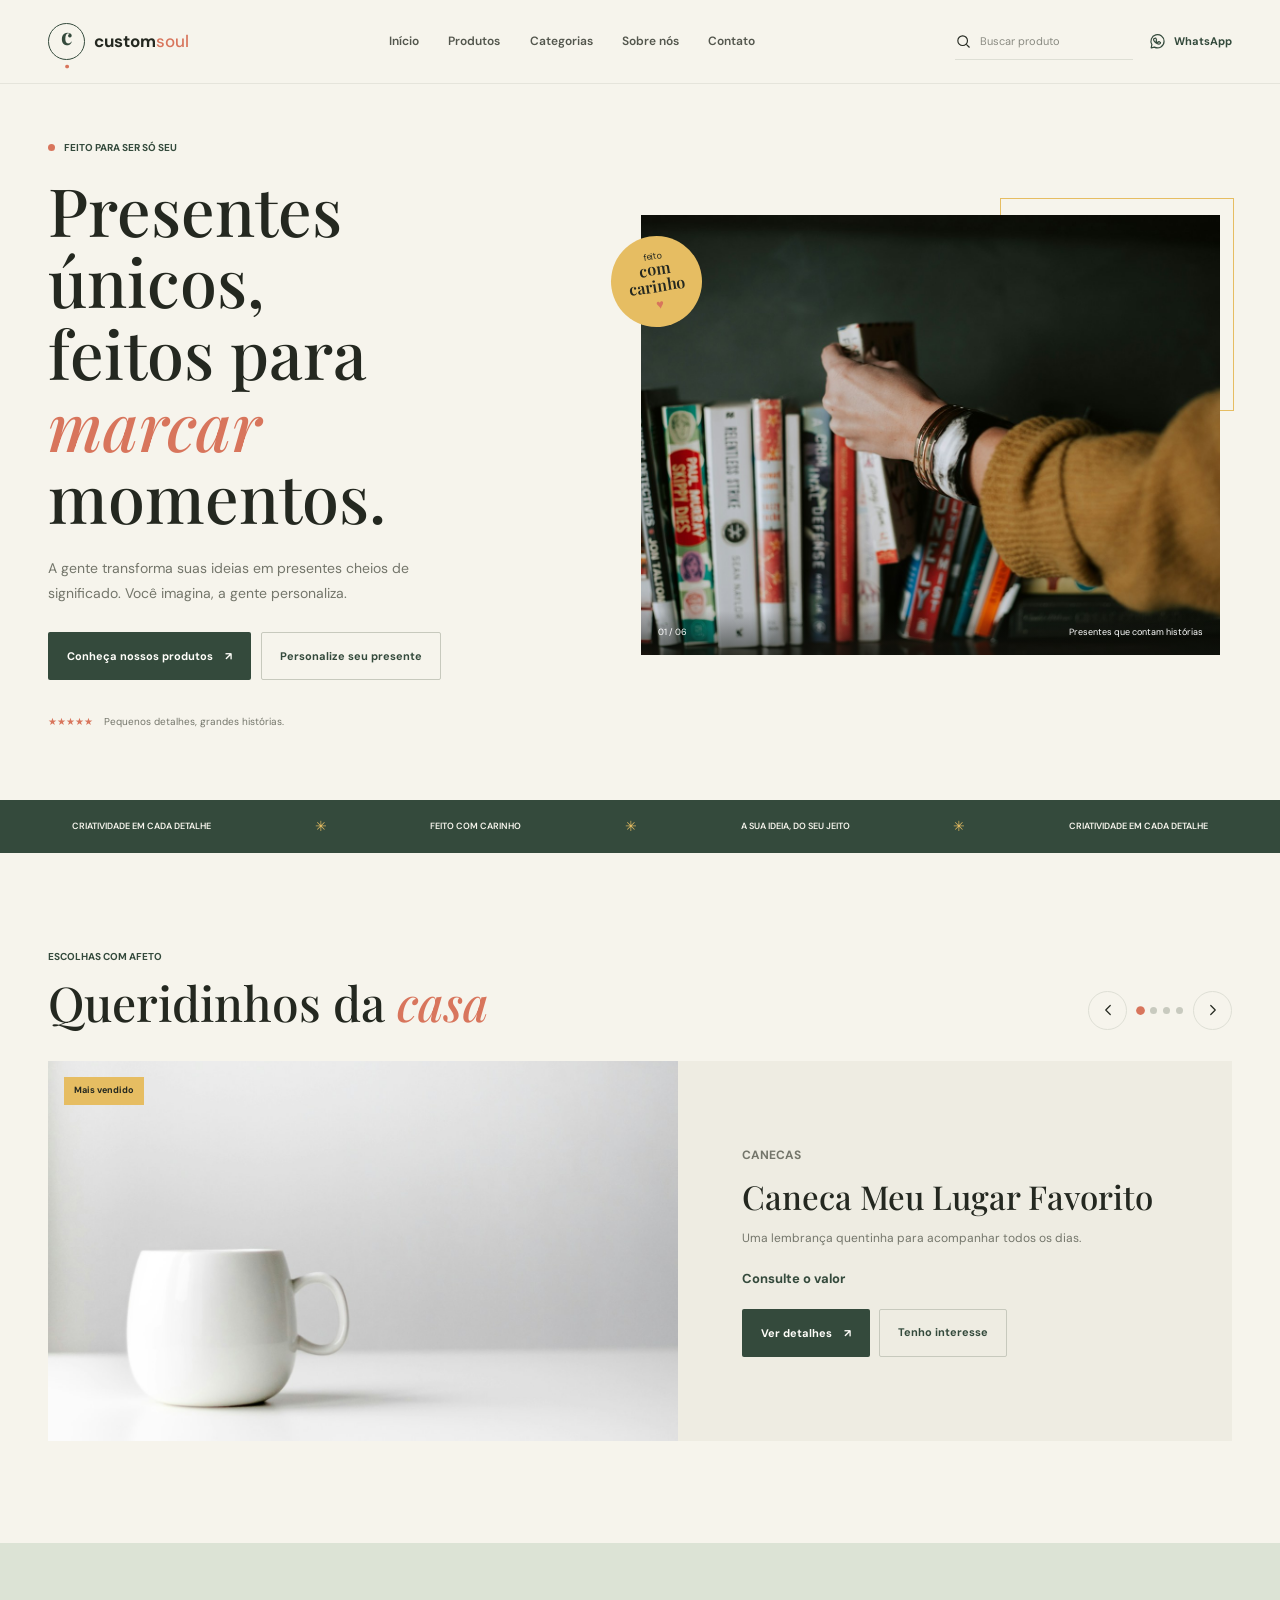
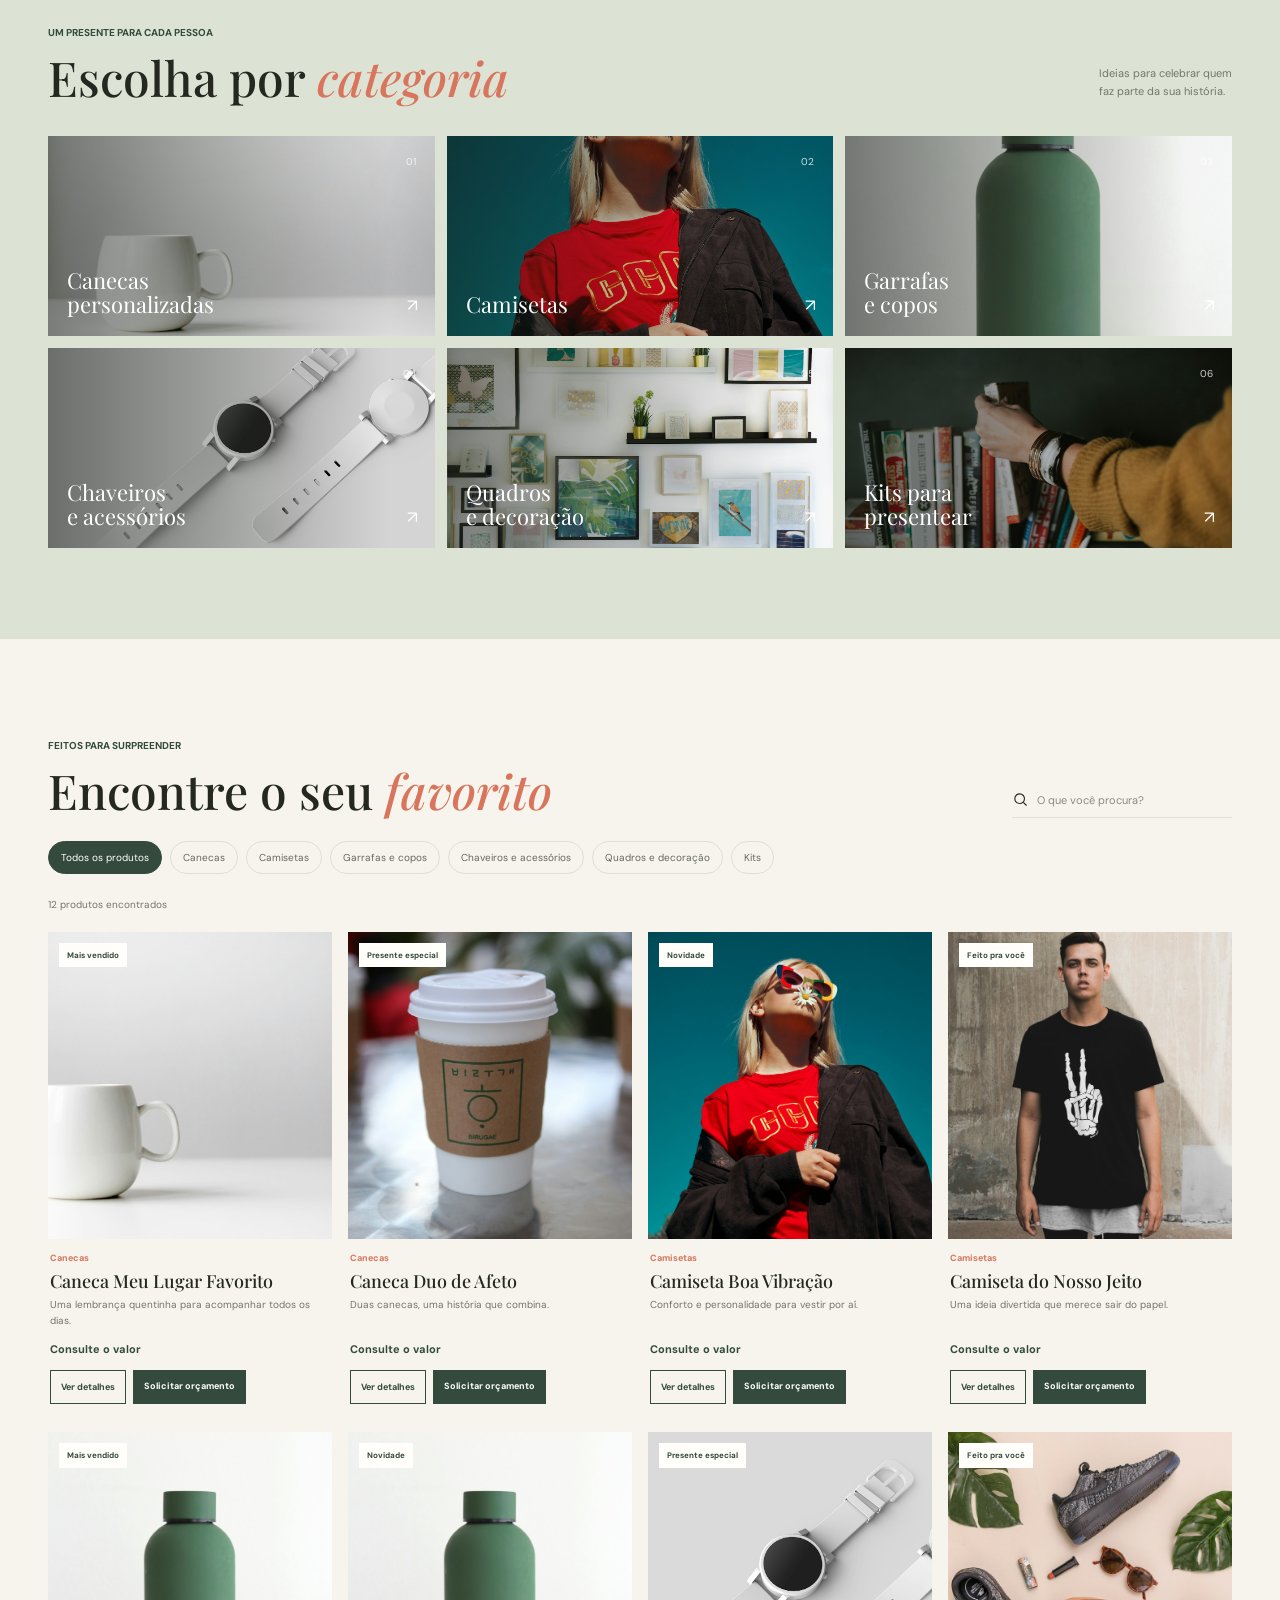
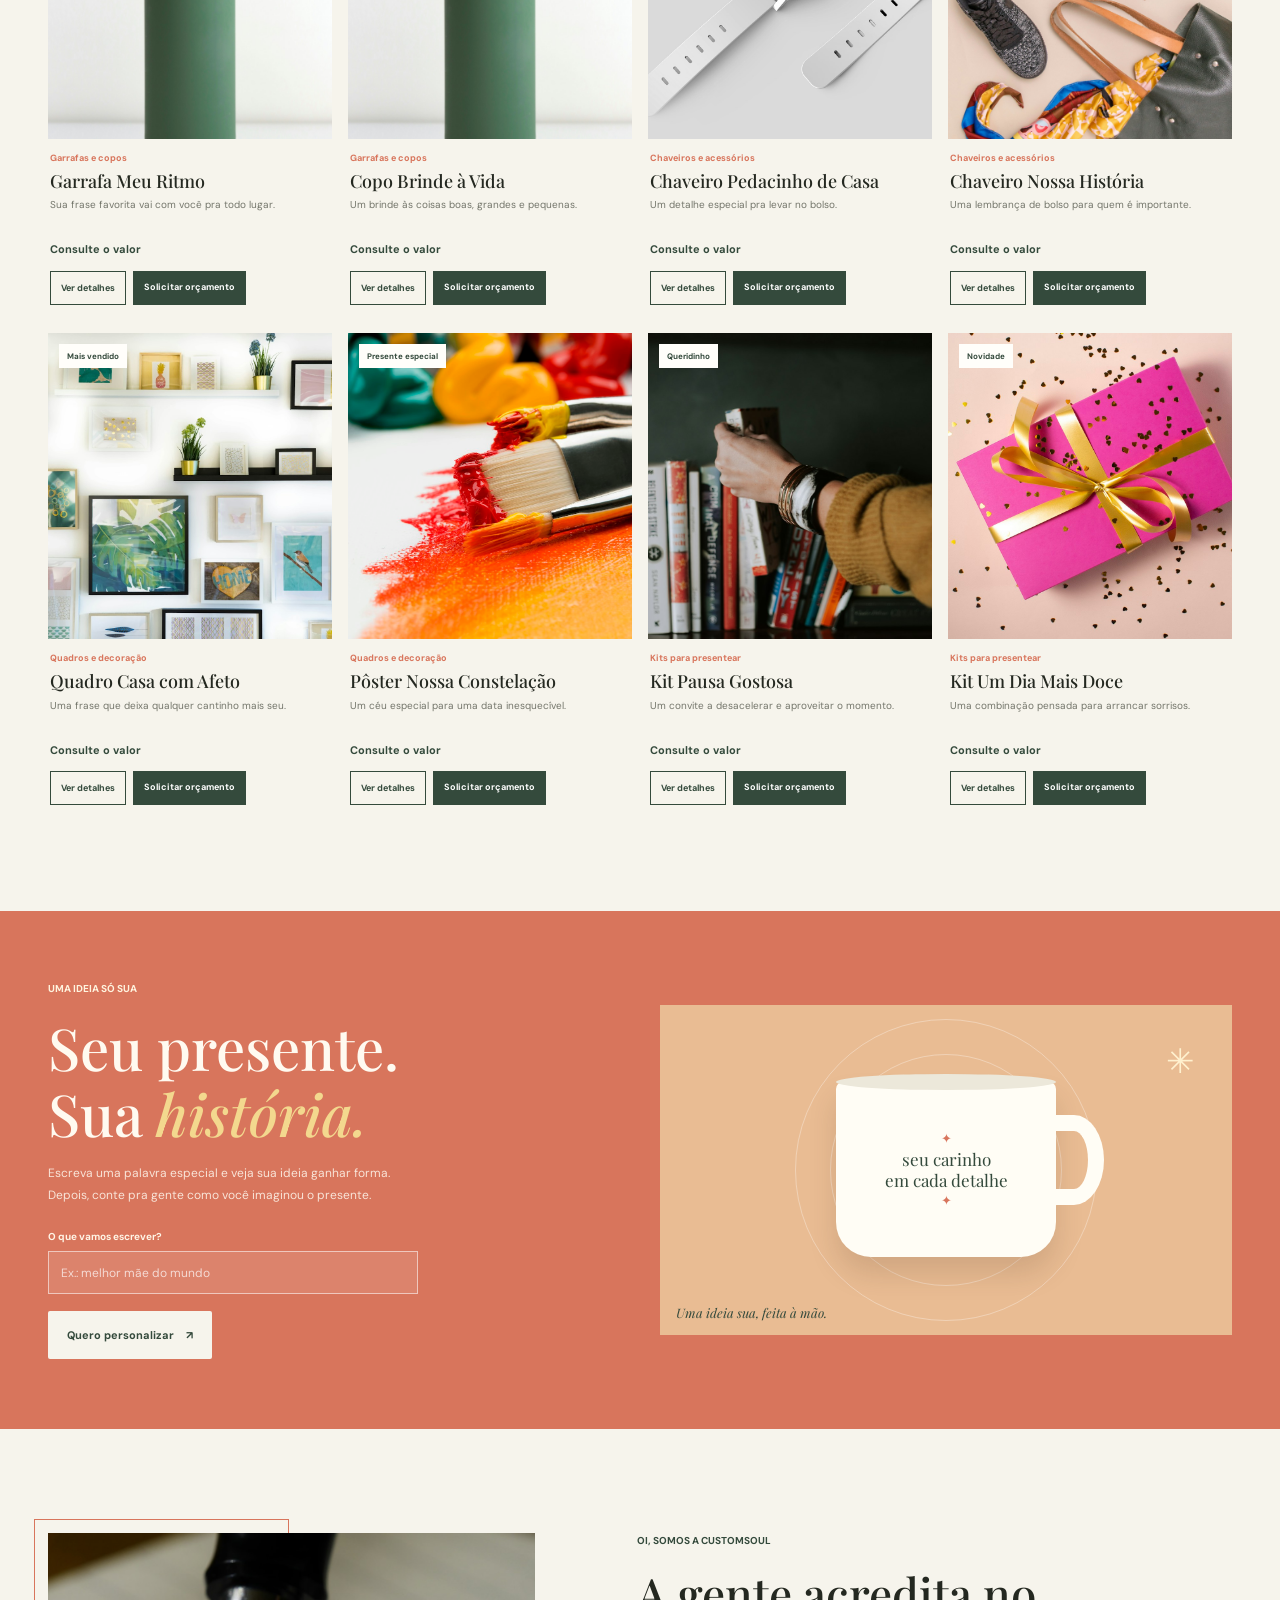
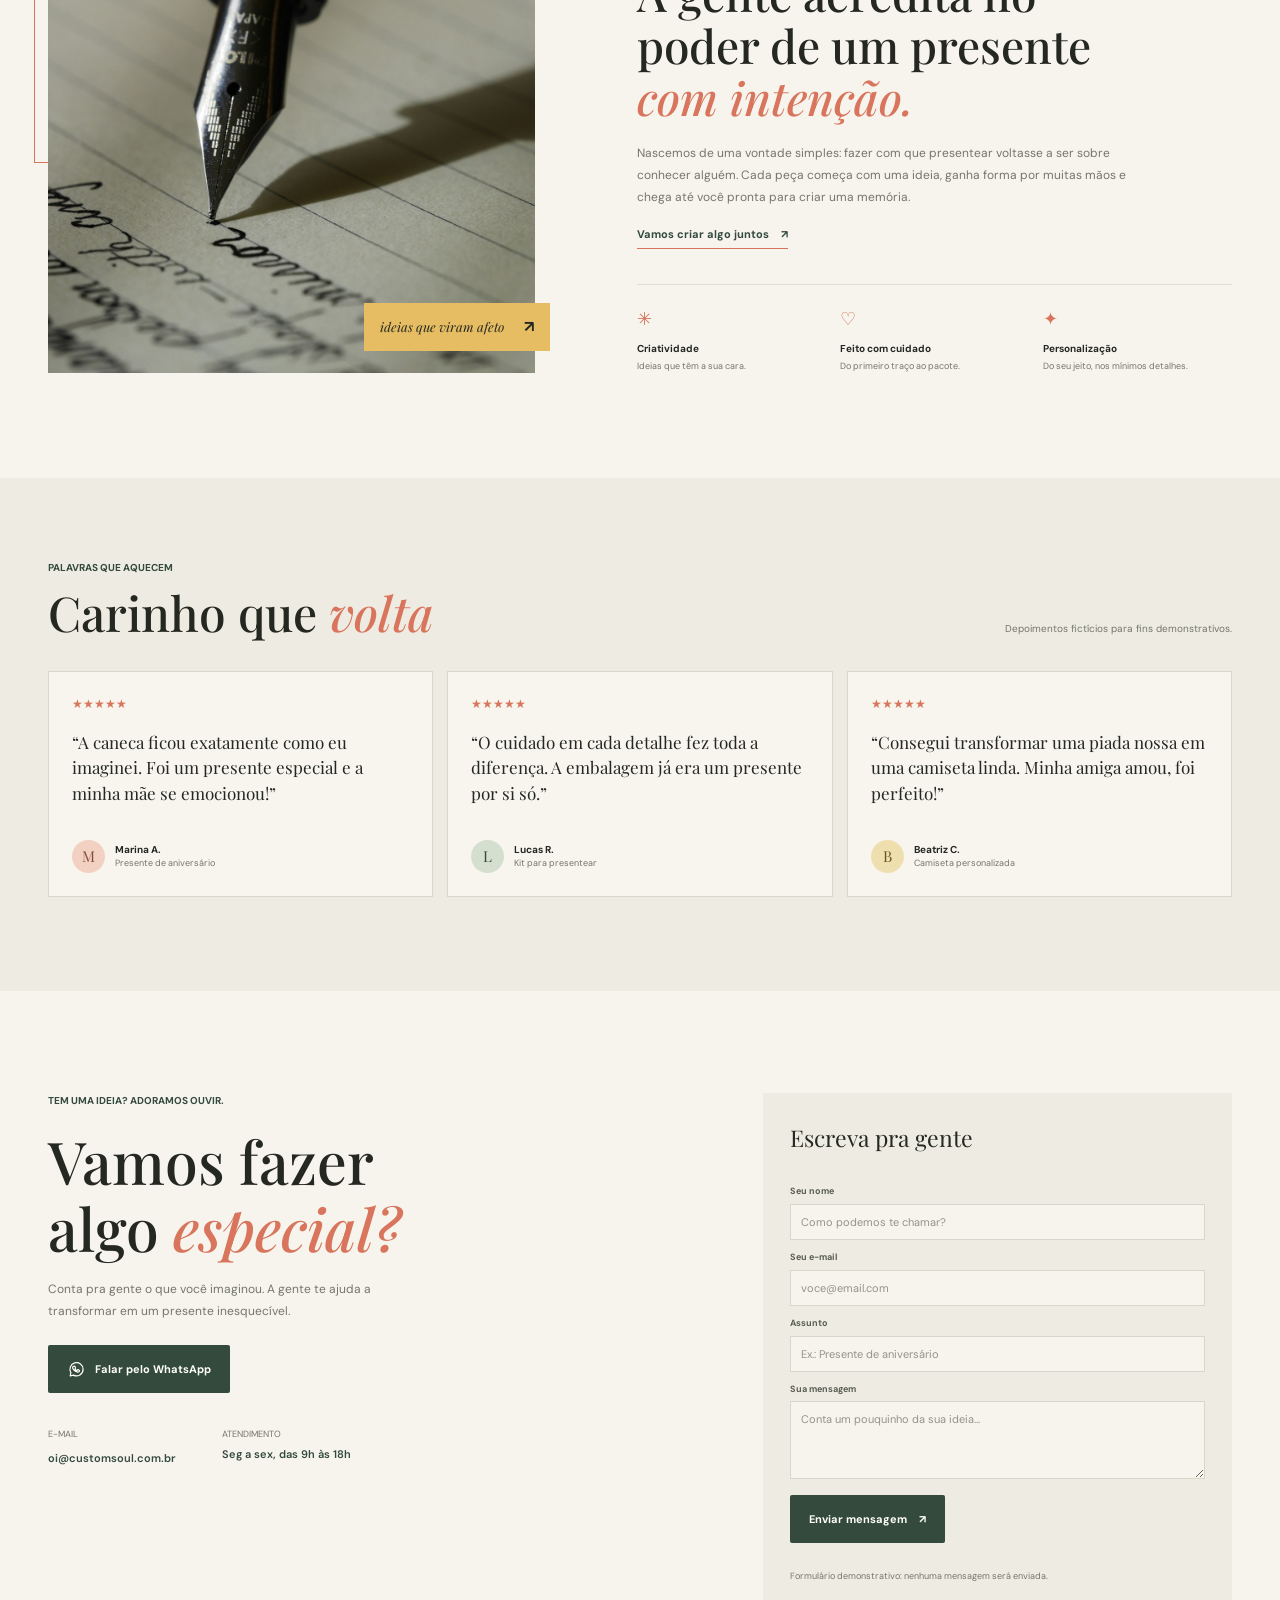
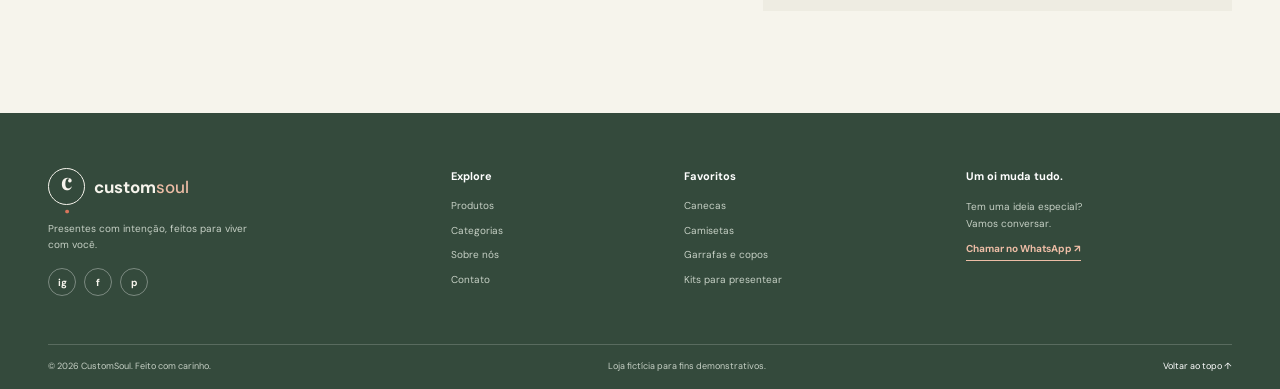
<file: index.html>
<!doctype html>
<html lang="pt-BR">
<head>
	<meta charset="utf-8">
	<meta name="viewport" content="width=device-width, initial-scale=1">
	<meta name="theme-color" content="#f6f4ec">
	<meta name="description" content="Presentes personalizados para transformar momentos especiais em lembranças que ficam. Conheça a CustomSoul.">
	<title>CustomSoul | Presentes com a sua cara</title>
	<link rel="preconnect" href="https://fonts.googleapis.com">
	<link rel="preconnect" href="https://fonts.gstatic.com" crossorigin>
	<link href="https://fonts.googleapis.com/css2?family=DM+Sans:wght@400;500;600;700&family=Playfair+Display:wght@500;600;700&display=swap" rel="stylesheet">
	<link rel="stylesheet" href="style.css">
	<script src="js.js" defer></script>
</head>
<body>
	<header class="site-header" id="inicio">
		<a class="brand" href="#inicio" aria-label="CustomSoul, início">
			<span class="brand-mark" aria-hidden="true">c<span>.</span></span>
			<span class="brand-name">custom<span>soul</span></span>
		</a>

		<button class="menu-toggle icon-button" type="button" aria-label="Abrir menu" aria-expanded="false" aria-controls="primary-nav">
			<svg viewBox="0 0 24 24" aria-hidden="true"><path d="M4 7h16M4 12h16M4 17h16"/></svg>
		</button>

		<nav class="primary-nav" id="primary-nav" aria-label="Navegação principal">
			<a href="#inicio">Início</a>
			<a href="#produtos">Produtos</a>
			<a href="#categorias">Categorias</a>
			<a href="#sobre">Sobre nós</a>
			<a href="#contato">Contato</a>
		</nav>

		<div class="header-actions">
			<label class="search-box">
				<svg viewBox="0 0 24 24" aria-hidden="true"><circle cx="10.8" cy="10.8" r="6.8"/><path d="m16 16 4.5 4.5"/></svg>
				<input class="product-search" type="search" placeholder="Buscar produto" aria-label="Buscar produto pelo nome">
			</label>
			<a class="header-whatsapp" href="https://wa.me/5511999999999?text=Oi%21%20Quero%20conhecer%20os%20produtos%20da%20CustomSoul." target="_blank" rel="noopener noreferrer" aria-label="Fale com a CustomSoul pelo WhatsApp">
				<svg viewBox="0 0 24 24" aria-hidden="true"><path d="M20.3 11.7a8.3 8.3 0 0 1-12.2 7.4L4 20l.9-4a8.3 8.3 0 1 1 15.4-4.3Z"/><path d="M8.5 8.2c.2-.5.4-.5.7-.5h.5c.2 0 .3.1.4.4l.7 1.6c.1.2.1.4 0 .5l-.5.7c-.2.2-.2.4 0 .6.4.7 1 1.3 1.7 1.7.2.1.4.1.6-.1l.7-.8c.2-.2.3-.2.6-.1l1.5.7c.3.1.4.2.4.4 0 .3-.1 1-.6 1.4-.4.4-1 .6-1.5.6s-1.4-.2-2.4-.7a8.8 8.8 0 0 1-3.4-3 3.8 3.8 0 0 1-.8-2c0-.7.3-1.2.6-1.4Z"/></svg>
				<span>WhatsApp</span>
			</a>
		</div>
	</header>

	<main>
		<section class="hero section-shell" aria-labelledby="hero-title">
			<div class="hero-copy reveal">
				<p class="eyebrow"><span></span> Feito para ser só seu</p>
				<h1 id="hero-title">Presentes únicos,<br>feitos para <em>marcar</em><br>momentos.</h1>
				<p class="hero-description">A gente transforma suas ideias em presentes cheios de significado. Você imagina, a gente personaliza.</p>
				<div class="hero-actions">
					<a class="button button-dark" href="#produtos">Conheça nossos produtos <span aria-hidden="true">↗</span></a>
					<a class="button button-outline" href="#personalize">Personalize seu presente</a>
				</div>
				<div class="hero-note"><span class="note-stars" aria-hidden="true">★★★★★</span><span>Pequenos detalhes, grandes histórias.</span></div>
			</div>
			<div class="hero-visual reveal">
				<img src="img/livros.jpg" alt="Presente cuidadosamente embrulhado com flores e cartão" fetchpriority="high">
				<div class="hero-sticker"><span>feito</span><strong>com<br>carinho</strong><span class="sticker-heart" aria-hidden="true">♥</span></div>
				<div class="hero-caption"><span>01 / 06</span><span>Presentes que contam histórias</span></div>
			</div>
		</section>

		<div class="promise-strip" aria-label="Nossos diferenciais">
			<span>CRIATIVIDADE EM CADA DETALHE</span><i aria-hidden="true">✳</i><span>FEITO COM CARINHO</span><i aria-hidden="true">✳</i><span>A SUA IDEIA, DO SEU JEITO</span><i aria-hidden="true">✳</i><span>CRIATIVIDADE EM CADA DETALHE</span>
		</div>

		<section class="featured-section section-shell" id="destaques" aria-labelledby="featured-title">
			<div class="section-heading reveal">
				<div><p class="eyebrow">Escolhas com afeto</p><h2 id="featured-title">Queridinhos da <em>casa</em></h2></div>
				<div class="carousel-controls">
					<button class="icon-button carousel-prev" type="button" aria-label="Produto anterior"><svg viewBox="0 0 24 24" aria-hidden="true"><path d="m15 18-6-6 6-6"/></svg></button>
					<div class="carousel-dots" role="group" aria-label="Escolher produto em destaque"></div>
					<button class="icon-button carousel-next" type="button" aria-label="Próximo produto"><svg viewBox="0 0 24 24" aria-hidden="true"><path d="m9 18 6-6-6-6"/></svg></button>
				</div>
			</div>
			<div class="featured-stage" aria-live="polite"></div>
		</section>

		<section class="categories-section" id="categorias" aria-labelledby="categories-title">
			<div class="section-shell">
				<div class="section-heading reveal">
					<div><p class="eyebrow">Um presente para cada pessoa</p><h2 id="categories-title">Escolha por <em>categoria</em></h2></div>
					<p class="heading-note">Ideias para celebrar quem<br>faz parte da sua história.</p>
				</div>
				<div class="category-grid">
					<button class="category-tile category-mugs reveal" type="button" data-category="Canecas"><span class="category-number">01</span><span class="category-title">Canecas<br>personalizadas</span><span class="category-arrow" aria-hidden="true">↗</span></button>
					<button class="category-tile category-shirts reveal" type="button" data-category="Camisetas"><span class="category-number">02</span><span class="category-title">Camisetas</span><span class="category-arrow" aria-hidden="true">↗</span></button>
					<button class="category-tile category-bottles reveal" type="button" data-category="Garrafas e copos"><span class="category-number">03</span><span class="category-title">Garrafas<br>e copos</span><span class="category-arrow" aria-hidden="true">↗</span></button>
					<button class="category-tile category-keychains reveal" type="button" data-category="Chaveiros e acessórios"><span class="category-number">04</span><span class="category-title">Chaveiros<br>e acessórios</span><span class="category-arrow" aria-hidden="true">↗</span></button>
					<button class="category-tile category-decor reveal" type="button" data-category="Quadros e decoração"><span class="category-number">05</span><span class="category-title">Quadros<br>e decoração</span><span class="category-arrow" aria-hidden="true">↗</span></button>
					<button class="category-tile category-kits reveal" type="button" data-category="Kits para presentear"><span class="category-number">06</span><span class="category-title">Kits para<br>presentear</span><span class="category-arrow" aria-hidden="true">↗</span></button>
				</div>
			</div>
		</section>

		<section class="products-section section-shell" id="produtos" aria-labelledby="products-title">
			<div class="section-heading reveal">
				<div><p class="eyebrow">Feitos para surpreender</p><h2 id="products-title">Encontre o seu <em>favorito</em></h2></div>
				<label class="search-box product-search-inline"><svg viewBox="0 0 24 24" aria-hidden="true"><circle cx="10.8" cy="10.8" r="6.8"/><path d="m16 16 4.5 4.5"/></svg><input class="product-search" type="search" placeholder="O que você procura?" aria-label="Buscar produtos"></label>
			</div>
			<div class="filter-list" role="group" aria-label="Filtrar por categoria">
				<button class="filter-button is-active" type="button" data-filter="Todos">Todos os produtos</button>
				<button class="filter-button" type="button" data-filter="Canecas">Canecas</button>
				<button class="filter-button" type="button" data-filter="Camisetas">Camisetas</button>
				<button class="filter-button" type="button" data-filter="Garrafas e copos">Garrafas e copos</button>
				<button class="filter-button" type="button" data-filter="Chaveiros e acessórios">Chaveiros e acessórios</button>
				<button class="filter-button" type="button" data-filter="Quadros e decoração">Quadros e decoração</button>
				<button class="filter-button" type="button" data-filter="Kits para presentear">Kits</button>
			</div>
			<p class="results-count" aria-live="polite"></p>
			<div class="product-grid"></div>
			<p class="empty-state" hidden>Nenhum produto encontrado. Tente outra busca ou categoria.</p>
		</section>

		<section class="personalize-section" id="personalize" aria-labelledby="personalize-title">
			<div class="personalize-inner section-shell">
				<div class="personalize-copy reveal"><p class="eyebrow">Uma ideia só sua</p><h2 id="personalize-title">Seu presente.<br>Sua <em>história.</em></h2><p>Escreva uma palavra especial e veja sua ideia ganhar forma. Depois, conte pra gente como você imaginou o presente.</p><label class="personalize-label" for="custom-text">O que vamos escrever?</label><input id="custom-text" class="custom-input" type="text" maxlength="24" placeholder="Ex.: melhor mãe do mundo"><a class="button button-light" href="#contato">Quero personalizar <span aria-hidden="true">↗</span></a></div>
				<div class="personalize-preview reveal" aria-label="Prévia da personalização na caneca"><div class="preview-sun" aria-hidden="true">✳</div><div class="mug"><div class="mug-print"><span class="mug-sparkle" aria-hidden="true">✦</span><span class="mug-custom-text">seu carinho<br>em cada detalhe</span><span class="mug-sparkle" aria-hidden="true">✦</span></div><span class="mug-handle" aria-hidden="true"></span></div><p class="preview-caption">Uma ideia sua, feita à mão.</p></div>
			</div>
		</section>

		<section class="about-section section-shell" id="sobre" aria-labelledby="about-title">
			<div class="about-image reveal"><img src="img/caneta.jpg" alt="Caderno de ideias aberto sobre uma mesa de criação" loading="lazy"><span class="image-note">ideias que viram afeto <b>↗</b></span></div>
			<div class="about-copy reveal"><p class="eyebrow">Oi, somos a CustomSoul</p><h2 id="about-title">A gente acredita no poder de um presente <em>com intenção.</em></h2><p>Nascemos de uma vontade simples: fazer com que presentear voltasse a ser sobre conhecer alguém. Cada peça começa com uma ideia, ganha forma por muitas mãos e chega até você pronta para criar uma memória.</p><a class="text-link" href="#contato">Vamos criar algo juntos <span aria-hidden="true">↗</span></a>
				<div class="values-grid"><div><span aria-hidden="true">✳</span><strong>Criatividade</strong><small>Ideias que têm a sua cara.</small></div><div><span aria-hidden="true">♡</span><strong>Feito com cuidado</strong><small>Do primeiro traço ao pacote.</small></div><div><span aria-hidden="true">✦</span><strong>Personalização</strong><small>Do seu jeito, nos mínimos detalhes.</small></div></div>
			</div>
		</section>

		<section class="testimonials-section" aria-labelledby="testimonials-title">
			<div class="section-shell">
				<div class="section-heading reveal"><div><p class="eyebrow">Palavras que aquecem</p><h2 id="testimonials-title">Carinho que <em>volta</em></h2></div><p class="fiction-note">Depoimentos fictícios para fins demonstrativos.</p></div>
				<div class="testimonial-grid">
					<article class="testimonial-card reveal"><div class="rating" aria-label="5 de 5 estrelas">★★★★★</div><blockquote>“A caneca ficou exatamente como eu imaginei. Foi um presente especial e a minha mãe se emocionou!”</blockquote><div class="reviewer"><span class="reviewer-avatar avatar-coral">M</span><div><strong>Marina A.</strong><small>Presente de aniversário</small></div></div></article>
					<article class="testimonial-card reveal"><div class="rating" aria-label="5 de 5 estrelas">★★★★★</div><blockquote>“O cuidado em cada detalhe fez toda a diferença. A embalagem já era um presente por si só.”</blockquote><div class="reviewer"><span class="reviewer-avatar avatar-green">L</span><div><strong>Lucas R.</strong><small>Kit para presentear</small></div></div></article>
					<article class="testimonial-card reveal"><div class="rating" aria-label="5 de 5 estrelas">★★★★★</div><blockquote>“Consegui transformar uma piada nossa em uma camiseta linda. Minha amiga amou, foi perfeito!”</blockquote><div class="reviewer"><span class="reviewer-avatar avatar-yellow">B</span><div><strong>Beatriz C.</strong><small>Camiseta personalizada</small></div></div></article>
				</div>
			</div>
		</section>

		<section class="contact-section section-shell" id="contato" aria-labelledby="contact-title">
			<div class="contact-copy reveal"><p class="eyebrow">Tem uma ideia? Adoramos ouvir.</p><h2 id="contact-title">Vamos fazer<br>algo <em>especial?</em></h2><p>Conta pra gente o que você imaginou. A gente te ajuda a transformar em um presente inesquecível.</p><a class="button button-dark contact-whatsapp" href="https://wa.me/5511999999999?text=Oi%21%20Quero%20conversar%20sobre%20um%20presente%20personalizado." target="_blank" rel="noopener noreferrer"><svg viewBox="0 0 24 24" aria-hidden="true"><path d="M20.3 11.7a8.3 8.3 0 0 1-12.2 7.4L4 20l.9-4a8.3 8.3 0 1 1 15.4-4.3Z"/><path d="M8.5 8.2c.2-.5.4-.5.7-.5h.5c.2 0 .3.1.4.4l.7 1.6c.1.2.1.4 0 .5l-.5.7c-.2.2-.2.4 0 .6.4.7 1 1.3 1.7 1.7.2.1.4.1.6-.1l.7-.8c.2-.2.3-.2.6-.1l1.5.7c.3.1.4.2.4.4 0 .3-.1 1-.6 1.4-.4.4-1 .6-1.5.6s-1.4-.2-2.4-.7a8.8 8.8 0 0 1-3.4-3 3.8 3.8 0 0 1-.8-2c0-.7.3-1.2.6-1.4Z"/></svg> Falar pelo WhatsApp</a><div class="contact-details"><div><span>E-mail</span><a href="mailto:oi@customsoul.com.br">oi@customsoul.com.br</a></div><div><span>Atendimento</span><p>Seg a sex, das 9h às 18h</p></div></div></div>
			<form class="contact-form reveal" novalidate>
				<p class="form-title">Escreva pra gente</p>
				<label for="contact-name">Seu nome</label><input id="contact-name" name="name" type="text" autocomplete="name" required placeholder="Como podemos te chamar?">
				<label for="contact-email">Seu e-mail</label><input id="contact-email" name="email" type="email" autocomplete="email" required placeholder="voce@email.com">
				<label for="contact-subject">Assunto</label><input id="contact-subject" name="subject" type="text" required placeholder="Ex.: Presente de aniversário">
				<label for="contact-message">Sua mensagem</label><textarea id="contact-message" name="message" rows="4" required placeholder="Conta um pouquinho da sua ideia..."></textarea>
				<button class="button button-dark form-submit" type="submit">Enviar mensagem <span aria-hidden="true">↗</span></button>
				<p class="form-feedback" role="status" aria-live="polite"></p>
				<small class="form-disclaimer">Formulário demonstrativo: nenhuma mensagem será enviada.</small>
			</form>
		</section>
	</main>

	<footer class="site-footer">
		<div class="footer-main section-shell">
			<div class="footer-brand"><a class="brand brand-inverted" href="#inicio"><span class="brand-mark" aria-hidden="true">c<span>.</span></span><span class="brand-name">custom<span>soul</span></span></a><p>Presentes com intenção, feitos para viver com você.</p><div class="social-links"><a href="https://www.instagram.com/" target="_blank" rel="noopener noreferrer" aria-label="Instagram">ig</a><a href="https://www.facebook.com/" target="_blank" rel="noopener noreferrer" aria-label="Facebook">f</a><a href="https://www.pinterest.com/" target="_blank" rel="noopener noreferrer" aria-label="Pinterest">p</a></div></div>
			<div class="footer-links"><strong>Explore</strong><a href="#produtos">Produtos</a><a href="#categorias">Categorias</a><a href="#sobre">Sobre nós</a><a href="#contato">Contato</a></div>
			<div class="footer-links"><strong>Favoritos</strong><a href="#produtos" data-footer-filter="Canecas">Canecas</a><a href="#produtos" data-footer-filter="Camisetas">Camisetas</a><a href="#produtos" data-footer-filter="Garrafas e copos">Garrafas e copos</a><a href="#produtos" data-footer-filter="Kits para presentear">Kits para presentear</a></div>
			<div class="footer-contact"><strong>Um oi muda tudo.</strong><p>Tem uma ideia especial?<br>Vamos conversar.</p><a href="https://wa.me/5511999999999?text=Oi%21%20Quero%20conversar%20com%20a%20CustomSoul." target="_blank" rel="noopener noreferrer">Chamar no WhatsApp ↗</a></div>
		</div>
		<div class="footer-bottom section-shell"><span>© 2026 CustomSoul. Feito com carinho.</span><span>Loja fictícia para fins demonstrativos.</span><a class="back-to-top" href="#inicio">Voltar ao topo ↑</a></div>
	</footer>

	<dialog class="product-modal" aria-labelledby="modal-title"><button class="modal-close icon-button" type="button" aria-label="Fechar detalhes"><svg viewBox="0 0 24 24" aria-hidden="true"><path d="m18 6-12 12M6 6l12 12"/></svg></button><div class="modal-content"></div></dialog>
	<div class="toast" role="status" aria-live="polite"></div>
</body>
</html>
</file>
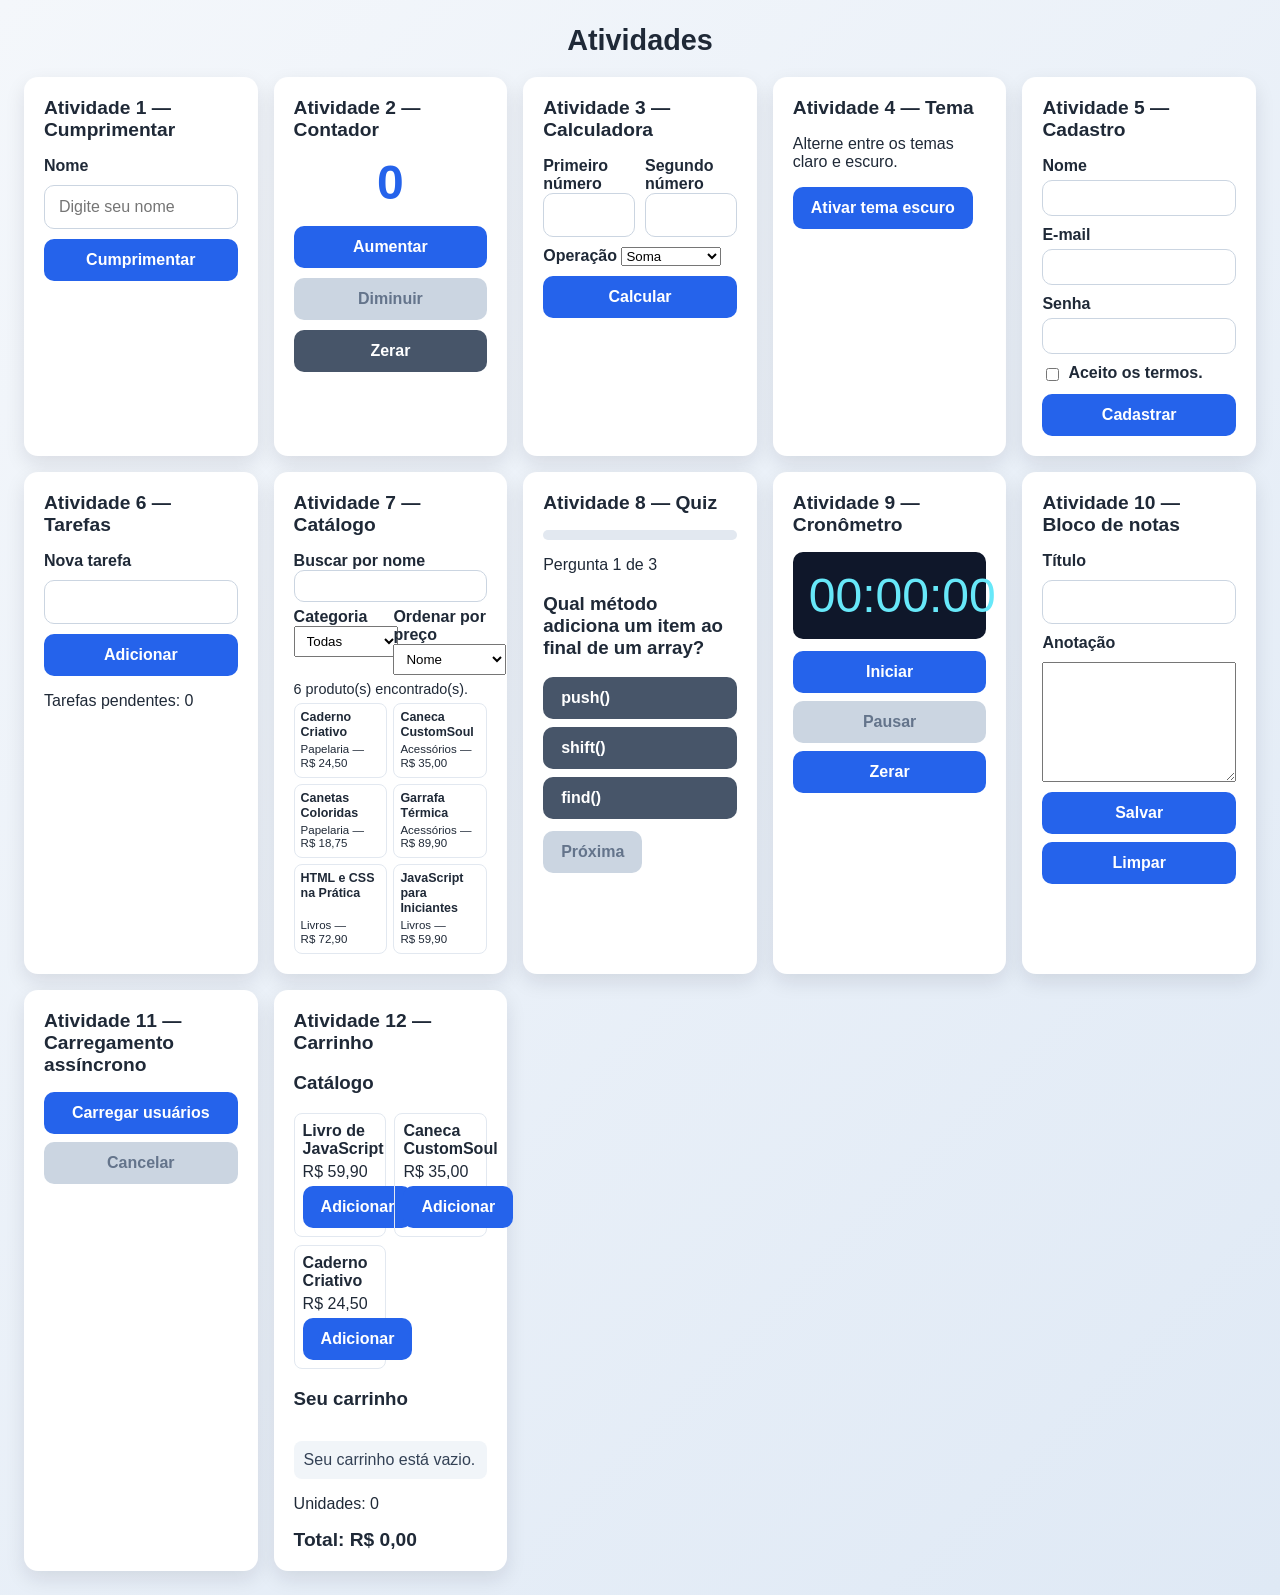
<file: Regimental/Luizjoay.html>
<!DOCTYPE html>
<html lang="pt-BR">
  <head>
    <meta charset="UTF-8" />
    <meta name="viewport" content="width=device-width, initial-scale=1.0" />
    <title>Atividades</title>
    <style>
      * {
        box-sizing: border-box;
      }

      body {
        margin: 0;
        min-height: 100vh;
        padding: 24px;
        font-family: Arial, sans-serif;
        background: linear-gradient(135deg, #f4f7fb, #dfe9f5);
        color: #1f2937;
      }

      /* css compartilhado */
      .page-header {
        width: 100%;
        margin: 0 auto 20px;
        text-align: center;
      }

      .page-header h1 {
        margin: 0;
        font-size: 1.8rem;
      }

      .activities-grid {
        display: grid;
        grid-template-columns: repeat(auto-fit, minmax(min(230px, 100%), 1fr));
        gap: 16px;
        width: 100%;
        margin: 0;
      }

      .card {
        min-width: 0;
        background: #ffffff;
        border-radius: 14px;
        box-shadow: 0 8px 20px rgba(15, 23, 42, 0.1);
        padding: 20px;
      }

      .card h2 {
        margin: 0 0 16px;
        font-size: 1.2rem;
      }

      /* css atv 1 */
      form {
        display: flex;
        flex-direction: column;
        gap: 10px;
      }

      label {
        font-weight: 600;
      }

      /* css compartilhado */
      input {
        width: 100%;
        padding: 12px 14px;
        border: 1.5px solid #cbd5e1;
        border-radius: 10px;
        font-size: 1rem;
        transition: border-color 0.2s ease, box-shadow 0.2s ease;
      }

      /* css compartilhado */
      input:focus {
        outline: none;
        border-color: #3b82f6;
        box-shadow: 0 0 0 3px rgba(59, 130, 246, 0.12);
      }

      /* css compartilhado */
      button {
        padding: 12px 18px;
        border: none;
        border-radius: 10px;
        background: #2563eb;
        color: #fff;
        font-size: 1rem;
        font-weight: 700;
        cursor: pointer;
        transition: background 0.2s ease, transform 0.15s ease;
      }

      /* css compartilhado */
      button:hover {
        background: #1d4ed8;
      }

      /* css compartilhado */
      button:active {
        transform: translateY(1px);
      }

      /* css atv 1 */
      .message {
        margin: 12px 0 0;
        padding: 10px 12px;
        border-radius: 8px;
        font-weight: 600;
        display: none;
      }

      /* css atv 1 */
      .message.error {
        display: block;
        background: #fef2f2;
        color: #b91c1c;
        border: 1px solid #fecaca;
      }

      /* css atv 1 */
      .message.success {
        display: block;
        background: #ecfdf5;
        color: #166534;
        border: 1px solid #a7f3d0;
      }

      /* css atv 2 */
      button:disabled {
        background: #cbd5e1;
        color: #64748b;
        cursor: not-allowed;
        transform: none;
      }

      /* css atv 2 */
      button:disabled:hover {
        background: #cbd5e1;
      }

      /* css atv 2 */
      .counter-section {
        text-align: center;
      }

      /* css atv 2 */
      .counter-section h2 {
        text-align: left;
      }

      /* css atv 2 */
      .counter-value {
        margin: 8px 0 16px;
        color: #2563eb;
        font-size: 3rem;
        font-weight: 800;
        line-height: 1.1;
        font-variant-numeric: tabular-nums;
      }

      /* css atv 2 */
      .counter-actions {
        display: flex;
        flex-wrap: wrap;
        justify-content: center;
        gap: 10px;
      }

      /* css atv 2 */
      .counter-actions button {
        flex: 1 1 110px;
      }

      /* css compartilhado */
      .activity-card {
        min-height: 150px;
      }

      /* css compartilhado */
      /* css atv 2 */
      .counter-actions .reset-button {
        background: #475569;
      }

      /* css atv 2 */
      .counter-actions .reset-button:hover {
        background: #334155;
      }

      /* css compartilhado */
      @media (max-width: 480px) {
        body {
          padding: 16px;
        }

        .card {
          padding: 16px;
        }
      }

      /* css atv 3 */
      .calculator-fields {
        display: grid;
        gap: 10px;
        grid-template-columns: repeat(2, minmax(0, 1fr));
      }

      .calculator-fields .wide-field {
        grid-column: 1 / -1;
      }

      /* css compartilhado */
      .activity-actions {
        display: flex;
        flex-wrap: wrap;
        gap: 8px;
      }

      .activity-actions button {
        flex: 1 1 110px;
      }

      .activity-result,
      .activity-status {
        margin: 12px 0 0;
        padding: 10px;
        border-radius: 8px;
        background: #f1f5f9;
        color: #334155;
        overflow-wrap: anywhere;
      }

      .activity-result:empty,
      .activity-status:empty {
        display: none;
      }

      .activity-result.error,
      .activity-status.error {
        background: #fef2f2;
        color: #b91c1c;
      }

      .activity-result.success,
      .activity-status.success {
        background: #ecfdf5;
        color: #166534;
      }

      /* css atv 4 */
      body.dark-theme {
        background: #111827;
        color: #f8fafc;
      }

      body.dark-theme .card {
        background: #1f2937;
        color: #f8fafc;
      }

      body.dark-theme input,
      body.dark-theme select,
      body.dark-theme textarea {
        background: #111827;
        color: #f8fafc;
        border-color: #64748b;
      }

      body.dark-theme .activity-result,
      body.dark-theme .activity-status {
        background: #334155;
        color: #f8fafc;
      }

      body.dark-theme .activity-status.error {
        background: #7f1d1d;
        color: #fee2e2;
      }

      body.dark-theme .activity-status.success {
        background: #14532d;
        color: #dcfce7;
      }

      /* css atv 5 */
      .registration-card {
        align-self: start;
      }

      .registration-form {
        display: grid;
        gap: 5px;
      }

      .registration-form .wide-field {
        grid-column: 1 / -1;
      }

      .registration-form input:not([type="checkbox"]) {
        padding: 8px 10px;
      }

      .terms-field {
        display: flex;
        align-items: flex-start;
        gap: 6px;
      }

      .terms-field input {
        width: auto;
        margin-top: 4px;
      }

      .field-error {
        grid-column: 1 / -1;
        min-height: 0;
        margin: -4px 0 0;
        color: #b91c1c;
        font-size: 0.8rem;
      }

      .invalid-field {
        border-color: #dc2626;
      }

      /* css atv 6 */
      .task-list {
        display: grid;
        gap: 8px;
        padding: 0;
        margin: 12px 0 0;
        list-style: none;
      }

      .task-item {
        display: flex;
        align-items: center;
        justify-content: space-between;
        gap: 8px;
        padding: 10px;
        border: 1px solid #e2e8f0;
        border-radius: 8px;
      }

      .task-item.is-complete .task-text {
        color: #64748b;
        text-decoration: line-through;
      }

      .task-item button,
      .cart-item button {
        padding: 8px 10px;
      }

      .delete-button {
        background: #b91c1c;
      }

      .delete-button:hover {
        background: #991b1b;
      }

      /* css atv 7 */
      .catalog-card {
        align-self: start;
      }

      .catalog-filters {
        display: grid;
        grid-template-columns: repeat(2, minmax(0, 1fr));
        gap: 6px;
        margin-bottom: 6px;
      }

      .catalog-filters label:first-child {
        grid-column: 1 / -1;
      }

      .catalog-filters input,
      .catalog-filters select {
        padding: 6px 8px;
      }

      .product-grid {
        display: grid;
        grid-template-columns: repeat(2, minmax(0, 1fr));
        gap: 8px;
      }

      .catalog-card .product-grid {
        grid-template-columns: repeat(2, minmax(0, 1fr));
        gap: 6px;
      }

      .product-item {
        display: flex;
        align-items: flex-start;
        flex-direction: column;
        justify-content: space-between;
        gap: 5px;
        padding: 8px;
        border: 1px solid #e2e8f0;
        border-radius: 8px;
      }

      .catalog-card .product-item {
        gap: 3px;
        padding: 6px;
        font-size: 0.78rem;
        line-height: 1.2;
      }

      .catalog-card .product-item span {
        font-size: 0.72rem;
      }

      .catalog-count {
        margin: 6px 0;
        font-size: 0.9rem;
      }

      /* css atv 8 */
      .quiz-options {
        display: grid;
        gap: 8px;
        margin: 12px 0;
      }

      .quiz-progress {
        height: 10px;
        margin-bottom: 12px;
        overflow: hidden;
        border-radius: 99px;
        background: #e2e8f0;
      }

      .quiz-progress span {
        display: block;
        height: 100%;
        background: #2563eb;
        transition: width 0.2s ease;
      }

      .quiz-options button {
        background: #475569;
        text-align: left;
      }

      .quiz-options button.correct-answer {
        background: #15803d;
      }

      .quiz-options button.wrong-answer {
        background: #b91c1c;
      }

      /* css atv 9 */
      .stopwatch-display {
        margin: 12px 0;
        padding: 16px;
        border-radius: 10px;
        background: #0f172a;
        color: #67e8f9;
        font-size: clamp(2rem, 10vw, 3rem);
        font-variant-numeric: tabular-nums;
        text-align: center;
      }

      /* css atv 10 */
      .notes-form {
        display: grid;
        gap: 10px;
      }

      .notes-form textarea {
        min-height: 120px;
        resize: vertical;
      }

      .confirmation-dialog {
        width: min(360px, calc(100% - 32px));
        border: 0;
        border-radius: 12px;
        box-shadow: 0 16px 40px rgba(15, 23, 42, 0.3);
      }

      .confirmation-dialog::backdrop {
        background: rgba(15, 23, 42, 0.55);
      }

      /* css atv 11 */
      .user-list {
        display: grid;
        gap: 8px;
        padding: 0;
        margin: 12px 0 0;
        list-style: none;
      }

      .user-item {
        padding: 10px;
        border: 1px solid #e2e8f0;
        border-radius: 8px;
        overflow-wrap: anywhere;
      }

      /* css atv 12 */
      .cart-module-help {
        margin: 0 0 12px;
      }

      .cart-list {
        display: grid;
        gap: 8px;
        padding: 0;
        margin: 12px 0 0;
        list-style: none;
      }

      .cart-item {
        display: flex;
        align-items: center;
        justify-content: space-between;
        gap: 8px;
        padding: 10px;
        border: 1px solid #e2e8f0;
        border-radius: 8px;
      }

      .cart-total {
        margin: 16px 0 0;
        font-size: 1.2rem;
        font-weight: 800;
      }

      @media (max-width: 480px) {
        .calculator-fields {
          grid-template-columns: 1fr;
        }

        .calculator-fields .wide-field {
          grid-column: auto;
        }

        .product-grid {
          grid-template-columns: repeat(auto-fit, minmax(min(130px, 100%), 1fr));
        }

        .catalog-card .product-grid {
          grid-template-columns: repeat(auto-fit, minmax(min(130px, 100%), 1fr));
        }
      }
    </style>
  </head>
  <body>
    <header class="page-header">
      <h1>Atividades</h1>
    </header>

    <!-- html compartilhado: grade das atividades -->
    <main class="activities-grid" aria-label="Lista de atividades">
      <article class="card">
        <!-- html atv 1 -->
        <h2>Atividade 1 — Cumprimentar</h2>

        <form id="greetingForm" novalidate>
          <label for="nome">Nome</label>
          <input id="nome" name="nome" type="text" placeholder="Digite seu nome" />
          <button type="submit">Cumprimentar</button>
        </form>

        <p id="resultado" class="message" aria-live="polite"></p>
      </article>

      <article class="card">
        <!-- html atv 2 -->
        <section class="counter-section" aria-labelledby="counterTitle">
          <h2 id="counterTitle">Atividade 2 — Contador</h2>
          <p id="counterValue" class="counter-value" aria-live="polite">0</p>
          <div class="counter-actions">
            <button id="increaseButton" type="button">Aumentar</button>
            <button id="decreaseButton" type="button" disabled>Diminuir</button>
            <button id="resetButton" class="reset-button" type="button">Zerar</button>
          </div>
        </section>
      </article>

      <article class="card activity-card">
        <!-- html atv 3 -->
        <h2>Atividade 3 — Calculadora</h2>
        <form id="calculatorForm">
          <div class="calculator-fields">
            <label>
              Primeiro número
              <input id="calculatorFirst" type="number" step="any" required />
            </label>
            <label>
              Segundo número
              <input id="calculatorSecond" type="number" step="any" required />
            </label>
            <label class="wide-field">
              Operação
              <select id="calculatorOperation">
                <option value="add">Soma</option>
                <option value="subtract">Subtração</option>
                <option value="multiply">Multiplicação</option>
                <option value="divide">Divisão</option>
              </select>
            </label>
          </div>
          <button type="submit">Calcular</button>
        </form>
        <p id="calculatorResult" class="activity-result" aria-live="polite"></p>
      </article>

      <article class="card activity-card">
        <!-- html atv 4 -->
        <h2>Atividade 4 — Tema</h2>
        <p>Alterne entre os temas claro e escuro.</p>
        <button id="themeToggle" type="button" aria-pressed="false">Ativar tema escuro</button>
      </article>

      <article class="card activity-card registration-card">
        <!-- html atv 5 -->
        <h2>Atividade 5 — Cadastro</h2>
        <form id="registrationForm" class="registration-form" novalidate>
          <label class="wide-field" for="registrationName">Nome</label>
          <input class="wide-field" id="registrationName" name="name" type="text" autocomplete="name" />
          <p id="registrationNameError" class="field-error" aria-live="polite"></p>

          <label class="wide-field" for="registrationEmail">E-mail</label>
          <input class="wide-field" id="registrationEmail" name="email" type="email" autocomplete="email" />
          <p id="registrationEmailError" class="field-error" aria-live="polite"></p>

          <label class="wide-field" for="registrationPassword">Senha</label>
          <input class="wide-field" id="registrationPassword" name="password" type="password" autocomplete="new-password" />
          <p id="registrationPasswordError" class="field-error" aria-live="polite"></p>

          <label class="terms-field wide-field">
            <input id="registrationTerms" name="terms" type="checkbox" />
            <span>Aceito os termos.</span>
          </label>
          <p id="registrationTermsError" class="field-error wide-field" aria-live="polite"></p>
          <button class="wide-field" type="submit">Cadastrar</button>
        </form>
        <p id="registrationStatus" class="activity-status" aria-live="polite"></p>
      </article>

      <article class="card activity-card">
        <!-- html atv 6 -->
        <h2>Atividade 6 — Tarefas</h2>
        <form id="taskForm">
          <label for="taskInput">Nova tarefa</label>
          <input id="taskInput" type="text" />
          <button type="submit">Adicionar</button>
        </form>
        <p id="taskPendingCount" aria-live="polite">Tarefas pendentes: 0</p>
        <ul id="taskList" class="task-list" aria-label="Lista de tarefas"></ul>
      </article>

      <article class="card activity-card catalog-card">
        <!-- html atv 7 -->
        <h2>Atividade 7 — Catálogo</h2>
        <div class="catalog-filters">
          <label>
            Buscar por nome
            <input id="catalogSearch" type="search" />
          </label>
          <label>
            Categoria
            <select id="catalogCategory">
              <option value="">Todas</option>
              <option value="Livros">Livros</option>
              <option value="Acessórios">Acessórios</option>
              <option value="Papelaria">Papelaria</option>
            </select>
          </label>
          <label>
            Ordenar por preço
            <select id="catalogSort">
              <option value="name">Nome</option>
              <option value="ascending">Menor preço</option>
              <option value="descending">Maior preço</option>
            </select>
          </label>
        </div>
        <p id="catalogCount" class="catalog-count" aria-live="polite"></p>
        <div id="catalogProducts" class="product-grid"></div>
        <p id="catalogEmpty" class="activity-status" hidden>Nenhum produto corresponde aos filtros.</p>
      </article>

      <article class="card activity-card">
        <!-- html atv 8 -->
        <h2>Atividade 8 — Quiz</h2>
        <div class="quiz-progress" role="progressbar" aria-label="Progresso do quiz" aria-valuemin="0" aria-valuemax="3" aria-valuenow="0">
          <span id="quizProgress"></span>
        </div>
        <p id="quizQuestionNumber" aria-live="polite"></p>
        <h3 id="quizQuestion"></h3>
        <div id="quizOptions" class="quiz-options"></div>
        <p id="quizFeedback" class="activity-status" aria-live="polite"></p>
        <button id="quizNext" type="button" disabled>Próxima</button>
        <button id="quizRestart" type="button" hidden>Reiniciar</button>
      </article>

      <article class="card activity-card">
        <!-- html atv 9 -->
        <h2>Atividade 9 — Cronômetro</h2>
        <p id="stopwatchDisplay" class="stopwatch-display" role="timer" aria-label="00 minutos, 00 segundos e 00 centésimos">00:00:00</p>
        <div class="activity-actions">
          <button id="stopwatchStart" type="button">Iniciar</button>
          <button id="stopwatchPause" type="button" disabled>Pausar</button>
          <button id="stopwatchReset" class="reset-button" type="button">Zerar</button>
        </div>
      </article>

      <article class="card activity-card">
        <!-- html atv 10 -->
        <h2>Atividade 10 — Bloco de notas</h2>
        <form id="notesForm" class="notes-form">
          <label for="noteTitle">Título</label>
          <input id="noteTitle" type="text" />
          <label for="noteText">Anotação</label>
          <textarea id="noteText"></textarea>
          <div class="activity-actions">
            <button type="submit">Salvar</button>
            <button id="noteClear" class="reset-button" type="button">Limpar</button>
          </div>
        </form>
        <p id="noteStatus" class="activity-status" aria-live="polite"></p>
        <dialog id="noteConfirmDialog" class="confirmation-dialog" aria-labelledby="noteConfirmTitle">
          <h3 id="noteConfirmTitle">Limpar anotação?</h3>
          <p>O título e o texto serão apagados.</p>
          <div class="activity-actions">
            <button id="noteConfirmClear" type="button">Confirmar limpeza</button>
            <button id="noteCancelClear" class="reset-button" type="button">Cancelar</button>
          </div>
        </dialog>
      </article>

      <article class="card activity-card">
        <!-- html atv 11 -->
        <h2>Atividade 11 — Carregamento assíncrono</h2>
        <div class="activity-actions">
          <button id="loadUsersButton" type="button">Carregar usuários</button>
          <button id="cancelUsersButton" class="reset-button" type="button" disabled>Cancelar</button>
        </div>
        <p id="usersStatus" class="activity-status" aria-live="polite"></p>
        <ul id="usersList" class="user-list" aria-label="Usuários carregados"></ul>
      </article>

      <article class="card activity-card">
        <!-- html atv 12 -->
        <h2>Atividade 12 — Carrinho</h2>
        <p id="cartModuleHelp" class="activity-status cart-module-help">
        abra esta página pelo Live Server do VS Code. Módulos ES não funcionam quando abre o arquivo normalmente.
        </p>
        <h3>Catálogo</h3>
        <div id="cartCatalog" class="product-grid"></div>
        <h3>Seu carrinho</h3>
        <ul id="cartItems" class="cart-list" aria-label="Itens do carrinho"></ul>
        <p id="cartEmpty" class="activity-status">Seu carrinho está vazio.</p>
        <p id="cartQuantity">Unidades: 0</p>
        <p id="cartTotal" class="cart-total">Total: R$ 0,00</p>
      </article>
    </main>

    <script>
      // js atv 1
      const form = document.getElementById('greetingForm');
      const input = document.getElementById('nome');
      const resultado = document.getElementById('resultado');

      function mostrarMensagem(texto, tipo) {
        resultado.textContent = texto;
        resultado.className = `message ${tipo}`;
      }

      form.addEventListener('submit', function (event) {
        event.preventDefault();

        const nome = input.value.trim();

        if (!nome) {
          mostrarMensagem('Digite seu nome antes de cumprimentar.', 'error');
          input.focus();
          return;
        }

        mostrarMensagem(`Olá, ${nome}!`, 'success');
      });

      input.addEventListener('keydown', function (event) {
        if (event.key === 'Enter') {
          event.preventDefault();
          form.requestSubmit();
        }
      });

      // js atv 2
      const counterValue = document.getElementById('counterValue');
      const increaseButton = document.getElementById('increaseButton');
      const decreaseButton = document.getElementById('decreaseButton');
      const resetButton = document.getElementById('resetButton');
      let contador = 0;

      function atualizarContador() {
        counterValue.textContent = contador;
        decreaseButton.disabled = contador === 0;
      }

      atualizarContador();

      increaseButton.addEventListener('click', function () {
        contador += 1;
        atualizarContador();
      });

      decreaseButton.addEventListener('click', function () {
        if (contador > 0) {
          contador -= 1;
          atualizarContador();
        }
      });

      resetButton.addEventListener('click', function () {
        contador = 0;
        atualizarContador();
      });

      // js atv 3
      const calculatorForm = document.getElementById('calculatorForm');
      const calculatorResult = document.getElementById('calculatorResult');

      calculatorForm.addEventListener('submit', function (event) {
        event.preventDefault();

        const firstInput = document.getElementById('calculatorFirst');
        const secondInput = document.getElementById('calculatorSecond');

        if (firstInput.value.trim() === '' || secondInput.value.trim() === '') {
          calculatorResult.textContent = 'Preencha os dois campos numéricos.';
          calculatorResult.className = 'activity-result error';
          return;
        }

        const first = Number(firstInput.value);
        const second = Number(secondInput.value);
        const operation = document.getElementById('calculatorOperation').value;
        let result;

        if (!Number.isFinite(first) || !Number.isFinite(second)) {
          calculatorResult.textContent = 'Digite dois números válidos.';
          calculatorResult.className = 'activity-result error';
          return;
        }

        switch (operation) {
          case 'add':
            result = first + second;
            break;
          case 'subtract':
            result = first - second;
            break;
          case 'multiply':
            result = first * second;
            break;
          case 'divide':
            if (second === 0) {
              calculatorResult.textContent = 'Não é possível dividir por zero.';
              calculatorResult.className = 'activity-result error';
              return;
            }
            result = first / second;
            break;
          default:
            calculatorResult.textContent = 'Selecione uma operação válida.';
            calculatorResult.className = 'activity-result error';
            return;
        }

        calculatorResult.textContent = `Resultado: ${result}`;
        calculatorResult.className = 'activity-result success';
      });

      // js atv 4
      const themeToggle = document.getElementById('themeToggle');

      themeToggle.addEventListener('click', function () {
        const darkThemeEnabled = document.body.classList.toggle('dark-theme');
        themeToggle.setAttribute('aria-pressed', String(darkThemeEnabled));
        themeToggle.textContent = darkThemeEnabled ? 'Ativar tema claro' : 'Ativar tema escuro';
      });

      // js atv 5
      const registrationForm = document.getElementById('registrationForm');
      const registrationFields = {
        name: document.getElementById('registrationName'),
        email: document.getElementById('registrationEmail'),
        password: document.getElementById('registrationPassword'),
        terms: document.getElementById('registrationTerms'),
      };
      const registrationStatus = document.getElementById('registrationStatus');

      registrationForm.addEventListener('submit', function (event) {
        event.preventDefault();

        const errors = {
          name: registrationFields.name.value.trim().length < 3
            ? 'Informe um nome com pelo menos três caracteres.'
            : '',
          email: !registrationFields.email.validity.valid || registrationFields.email.value.trim() === ''
            ? 'Informe um e-mail válido.'
            : '',
          password: registrationFields.password.value.length < 8
            ? 'A senha precisa ter pelo menos oito caracteres.'
            : '',
          terms: !registrationFields.terms.checked
            ? 'Aceite os termos para continuar.'
            : '',
        };

        let hasErrors = false;
        Object.entries(errors).forEach(function ([fieldName, error]) {
          const field = registrationFields[fieldName];
          const errorMessage = document.getElementById(`registration${fieldName[0].toUpperCase()}${fieldName.slice(1)}Error`);
          const invalid = Boolean(error);
          field.classList.toggle('invalid-field', invalid);
          field.setAttribute('aria-invalid', String(invalid));
          errorMessage.textContent = error;
          hasErrors = hasErrors || invalid;
        });

        if (hasErrors) {
          registrationStatus.textContent = 'Revise os campos destacados.';
          registrationStatus.className = 'activity-status error';
          return;
        }

        registrationStatus.textContent = `Cadastro simulado com sucesso, ${registrationFields.name.value.trim()}!`;
        registrationStatus.className = 'activity-status success';
        registrationForm.reset();
      });

      // js atv 6
      const taskForm = document.getElementById('taskForm');
      const taskInput = document.getElementById('taskInput');
      const taskList = document.getElementById('taskList');
      const taskPendingCount = document.getElementById('taskPendingCount');
      const tasks = [];
      let nextTaskId = 1;

      function renderTasks() {
        taskList.replaceChildren();

        tasks.forEach(function (task) {
          const item = document.createElement('li');
          item.className = `task-item${task.completed ? ' is-complete' : ''}`;
          item.dataset.taskId = String(task.id);

          const text = document.createElement('span');
          text.className = 'task-text';
          text.textContent = task.text;

          const actions = document.createElement('div');
          actions.className = 'activity-actions';

          const toggleButton = document.createElement('button');
          toggleButton.type = 'button';
          toggleButton.dataset.action = 'toggle';
          toggleButton.textContent = task.completed ? 'Reabrir' : 'Concluir';

          const deleteButton = document.createElement('button');
          deleteButton.type = 'button';
          deleteButton.dataset.action = 'delete';
          deleteButton.className = 'delete-button';
          deleteButton.textContent = 'Excluir';

          actions.append(toggleButton, deleteButton);
          item.append(text, actions);
          taskList.append(item);
        });

        const pending = tasks.filter(function (task) {
          return !task.completed;
        }).length;
        taskPendingCount.textContent = `Tarefas pendentes: ${pending}`;
      }

      taskForm.addEventListener('submit', function (event) {
        event.preventDefault();
        const text = taskInput.value.trim();

        if (!text) {
          taskInput.focus();
          return;
        }

        tasks.push({ id: nextTaskId, text, completed: false });
        nextTaskId += 1;
        taskInput.value = '';
        renderTasks();
        taskInput.focus();
      });

      taskList.addEventListener('click', function (event) {
        const button = event.target.closest('button[data-action]');
        const item = button && button.closest('[data-task-id]');

        if (!button || !item) {
          return;
        }

        const taskId = Number(item.dataset.taskId);
        const task = tasks.find(function (entry) {
          return entry.id === taskId;
        });

        if (!task) {
          return;
        }

        if (button.dataset.action === 'toggle') {
          task.completed = !task.completed;
        } else if (button.dataset.action === 'delete') {
          const taskIndex = tasks.findIndex(function (entry) {
            return entry.id === taskId;
          });
          tasks.splice(taskIndex, 1);
        }

        renderTasks();
      });

      renderTasks();

      // js atv 7
      const catalogProducts = [
        { name: 'JavaScript para Iniciantes', category: 'Livros', price: 59.9 },
        { name: 'Caderno Criativo', category: 'Papelaria', price: 24.5 },
        { name: 'Caneca CustomSoul', category: 'Acessórios', price: 35 },
        { name: 'HTML e CSS na Prática', category: 'Livros', price: 72.9 },
        { name: 'Canetas Coloridas', category: 'Papelaria', price: 18.75 },
        { name: 'Garrafa Térmica', category: 'Acessórios', price: 89.9 },
      ];
      const catalogSearch = document.getElementById('catalogSearch');
      const catalogCategory = document.getElementById('catalogCategory');
      const catalogSort = document.getElementById('catalogSort');
      const catalogProductsContainer = document.getElementById('catalogProducts');
      const catalogCount = document.getElementById('catalogCount');
      const catalogEmpty = document.getElementById('catalogEmpty');
      const currencyFormatter = new Intl.NumberFormat('pt-BR', {
        style: 'currency',
        currency: 'BRL',
      });

      function renderCatalog() {
        const searchTerm = catalogSearch.value.trim().toLocaleLowerCase('pt-BR');
        const category = catalogCategory.value;
        const sortOrder = catalogSort.value;
        const filteredProducts = catalogProducts
          .filter(function (product) {
            return product.name.toLocaleLowerCase('pt-BR').includes(searchTerm)
              && (!category || product.category === category);
          });

        if (sortOrder === 'ascending') {
          filteredProducts.sort(function (a, b) {
            return a.price - b.price;
          });
        } else if (sortOrder === 'descending') {
          filteredProducts.sort(function (a, b) {
            return b.price - a.price;
          });
        } else {
          filteredProducts.sort(function (a, b) {
            return a.name.localeCompare(b.name, 'pt-BR');
          });
        }

        const productCards = filteredProducts.map(function (product) {
          const card = document.createElement('article');
          card.className = 'product-item';

          const name = document.createElement('strong');
          name.textContent = product.name;
          const details = document.createElement('span');
          details.textContent = `${product.category} — ${currencyFormatter.format(product.price)}`;

          card.append(name, details);
          return card;
        });

        catalogProductsContainer.replaceChildren(...productCards);
        catalogCount.textContent = `${filteredProducts.length} produto(s) encontrado(s).`;
        catalogEmpty.hidden = filteredProducts.length !== 0;
      }

      catalogSearch.addEventListener('input', renderCatalog);
      catalogCategory.addEventListener('change', renderCatalog);
      catalogSort.addEventListener('change', renderCatalog);
      renderCatalog();

      // js atv 8
      const quizQuestions = [
        {
          question: 'Qual método adiciona um item ao final de um array?',
          options: ['push()', 'shift()', 'find()'],
          answerIndex: 0,
        },
        {
          question: 'Qual palavra declara uma constante em JavaScript?',
          options: ['let', 'const', 'var'],
          answerIndex: 1,
        },
        {
          question: 'Qual propriedade indica a quantidade de itens de um array?',
          options: ['size', 'count', 'length'],
          answerIndex: 2,
        },
      ];
      const quizQuestionNumber = document.getElementById('quizQuestionNumber');
      const quizQuestion = document.getElementById('quizQuestion');
      const quizOptions = document.getElementById('quizOptions');
      const quizFeedback = document.getElementById('quizFeedback');
      const quizNext = document.getElementById('quizNext');
      const quizRestart = document.getElementById('quizRestart');
      const quizProgress = document.getElementById('quizProgress');
      const quizProgressBar = quizProgress.parentElement;
      let quizIndex = 0;
      let quizScore = 0;
      let quizAnswered = false;

      function renderQuizQuestion() {
        const currentQuestion = quizQuestions[quizIndex];
        quizAnswered = false;
        quizQuestionNumber.textContent = `Pergunta ${quizIndex + 1} de ${quizQuestions.length}`;
        quizQuestion.textContent = currentQuestion.question;
        quizOptions.replaceChildren();
        quizFeedback.textContent = '';
        quizFeedback.className = 'activity-status';
        quizNext.disabled = true;
        quizNext.hidden = false;
        quizRestart.hidden = true;
        quizProgressBar.setAttribute('aria-valuenow', String(quizIndex));
        quizProgress.style.width = `${(quizIndex / quizQuestions.length) * 100}%`;

        currentQuestion.options.forEach(function (option, optionIndex) {
          const button = document.createElement('button');
          button.type = 'button';
          button.dataset.optionIndex = String(optionIndex);
          button.textContent = option;
          quizOptions.append(button);
        });
      }

      quizOptions.addEventListener('click', function (event) {
        const button = event.target.closest('button[data-option-index]');
        if (!button || quizAnswered) {
          return;
        }

        quizAnswered = true;
        const selectedIndex = Number(button.dataset.optionIndex);
        const currentQuestion = quizQuestions[quizIndex];
        const isCorrect = selectedIndex === currentQuestion.answerIndex;
        if (isCorrect) {
          quizScore += 1;
        }

        Array.from(quizOptions.querySelectorAll('button')).forEach(function (optionButton) {
          const optionIndex = Number(optionButton.dataset.optionIndex);
          optionButton.disabled = true;
          if (optionIndex === currentQuestion.answerIndex) {
            optionButton.classList.add('correct-answer');
          } else if (optionIndex === selectedIndex) {
            optionButton.classList.add('wrong-answer');
          }
        });

        quizFeedback.textContent = isCorrect ? 'Resposta correta!' : 'Resposta incorreta.';
        quizFeedback.className = `activity-status ${isCorrect ? 'success' : 'error'}`;
        quizNext.disabled = false;
        quizProgressBar.setAttribute('aria-valuenow', String(quizIndex + 1));
        quizProgress.style.width = `${((quizIndex + 1) / quizQuestions.length) * 100}%`;
      });

      quizNext.addEventListener('click', function () {
        if (!quizAnswered) {
          return;
        }

        quizIndex += 1;
        if (quizIndex < quizQuestions.length) {
          renderQuizQuestion();
          return;
        }

        quizQuestionNumber.textContent = 'Quiz concluído';
        quizQuestion.textContent = `Pontuação: ${quizScore} de ${quizQuestions.length}`;
        quizOptions.replaceChildren();
        quizFeedback.textContent = 'Parabéns por concluir o quiz!';
        quizFeedback.className = 'activity-status success';
        quizNext.hidden = true;
        quizRestart.hidden = false;
        quizProgress.style.width = '100%';
        quizProgressBar.setAttribute('aria-valuenow', String(quizQuestions.length));
      });

      quizRestart.addEventListener('click', function () {
        quizIndex = 0;
        quizScore = 0;
        renderQuizQuestion();
      });

      renderQuizQuestion();

      // js atv 9
      const stopwatchDisplay = document.getElementById('stopwatchDisplay');
      const stopwatchStart = document.getElementById('stopwatchStart');
      const stopwatchPause = document.getElementById('stopwatchPause');
      const stopwatchReset = document.getElementById('stopwatchReset');
      let stopwatchElapsed = 0;
      let stopwatchStartedAt = 0;
      let stopwatchFrame = null;

      function renderStopwatch() {
        const elapsed = stopwatchElapsed + (stopwatchFrame === null ? 0 : performance.now() - stopwatchStartedAt);
        const totalCentiseconds = Math.floor(elapsed / 10);
        const minutes = Math.floor(totalCentiseconds / 6000);
        const seconds = Math.floor((totalCentiseconds % 6000) / 100);
        const centiseconds = totalCentiseconds % 100;
        const formattedTime = `${String(minutes).padStart(2, '0')}:${String(seconds).padStart(2, '0')}:${String(centiseconds).padStart(2, '0')}`;
        stopwatchDisplay.textContent = formattedTime;
        stopwatchDisplay.setAttribute(
          'aria-label',
          `${String(minutes).padStart(2, '0')} minutos, ${String(seconds).padStart(2, '0')} segundos e ${String(centiseconds).padStart(2, '0')} centésimos`,
        );
      }

      function updateStopwatch() {
        renderStopwatch();
        stopwatchFrame = requestAnimationFrame(updateStopwatch);
      }

      stopwatchStart.addEventListener('click', function () {
        if (stopwatchFrame !== null) {
          return;
        }

        stopwatchStartedAt = performance.now();
        stopwatchStart.disabled = true;
        stopwatchPause.disabled = false;
        stopwatchFrame = requestAnimationFrame(updateStopwatch);
      });

      stopwatchPause.addEventListener('click', function () {
        if (stopwatchFrame === null) {
          return;
        }

        cancelAnimationFrame(stopwatchFrame);
        stopwatchElapsed += performance.now() - stopwatchStartedAt;
        stopwatchFrame = null;
        stopwatchStart.disabled = false;
        stopwatchPause.disabled = true;
        renderStopwatch();
      });

      stopwatchReset.addEventListener('click', function () {
        if (stopwatchFrame !== null) {
          cancelAnimationFrame(stopwatchFrame);
          stopwatchFrame = null;
        }

        stopwatchElapsed = 0;
        stopwatchStartedAt = 0;
        stopwatchStart.disabled = false;
        stopwatchPause.disabled = true;
        renderStopwatch();
      });

      // js atv 10
      const noteStorageKey = 'customsoul-note';
      const noteTitle = document.getElementById('noteTitle');
      const noteText = document.getElementById('noteText');
      const notesForm = document.getElementById('notesForm');
      const noteStatus = document.getElementById('noteStatus');
      const noteConfirmDialog = document.getElementById('noteConfirmDialog');
      let memoryNote = { title: '', text: '' };

      function setNoteStatus(message, type) {
        noteStatus.textContent = message;
        noteStatus.className = `activity-status${type ? ` ${type}` : ''}`;
      }

      function isValidNote(value) {
        return value !== null
          && typeof value === 'object'
          && typeof value.title === 'string'
          && typeof value.text === 'string';
      }

      function restoreNote() {
        try {
          const storedNote = localStorage.getItem(noteStorageKey);
          if (storedNote === null) {
            noteTitle.value = memoryNote.title;
            noteText.value = memoryNote.text;
            return;
          }

          const parsedNote = JSON.parse(storedNote);
          if (!isValidNote(parsedNote)) {
            throw new TypeError('A anotação salva tem um formato inválido.');
          }

          memoryNote = { title: parsedNote.title, text: parsedNote.text };
          noteTitle.value = memoryNote.title;
          noteText.value = memoryNote.text;
        } catch (error) {
          noteTitle.value = memoryNote.title;
          noteText.value = memoryNote.text;
          setNoteStatus(
            error instanceof SyntaxError
              ? 'Os dados salvos estavam inválidos. Você pode continuar usando a anotação em memória.'
              : error instanceof TypeError
                ? 'A anotação salva tinha uma estrutura inválida. Você pode continuar usando a anotação em memória.'
                : 'O armazenamento não está disponível. A anotação ficará apenas nesta sessão.',
            'error',
          );
        }
      }

      notesForm.addEventListener('submit', function (event) {
        event.preventDefault();
        memoryNote = { title: noteTitle.value, text: noteText.value };

        try {
          localStorage.setItem(noteStorageKey, JSON.stringify(memoryNote));
          setNoteStatus('Anotação salva neste navegador.', 'success');
        } catch (error) {
          setNoteStatus('Não foi possível acessar o armazenamento. Anotação mantida em memória nesta sessão.', 'error');
        }
      });

      document.getElementById('noteClear').addEventListener('click', function () {
        noteConfirmDialog.showModal();
      });

      document.getElementById('noteCancelClear').addEventListener('click', function () {
        noteConfirmDialog.close();
      });

      document.getElementById('noteConfirmClear').addEventListener('click', function () {
        memoryNote = { title: '', text: '' };
        noteTitle.value = '';
        noteText.value = '';

        try {
          localStorage.removeItem(noteStorageKey);
          setNoteStatus('Anotação limpa.', 'success');
        } catch (error) {
          setNoteStatus('Anotação limpa nesta sessão, mas o armazenamento não está disponível.', 'error');
        }

        noteConfirmDialog.close();
      });

      restoreNote();

      // js atv 11
      const loadUsersButton = document.getElementById('loadUsersButton');
      const cancelUsersButton = document.getElementById('cancelUsersButton');
      const usersStatus = document.getElementById('usersStatus');
      const usersList = document.getElementById('usersList');
      const demoUsers = [
        { id: 1, name: 'Ana Costa', email: 'ana@example.com' },
        { id: 2, name: 'Bruno Lima', email: 'bruno@example.com' },
        { id: 3, name: 'Carla Souza', email: 'carla@example.com' },
      ];
      let usersController = null;

      function waitForUsers(signal) {
        return new Promise(function (resolve, reject) {
          const handleAbort = function () {
            window.clearTimeout(timeoutId);
            reject(new DOMException('Carregamento cancelado.', 'AbortError'));
          };
          const timeoutId = window.setTimeout(function () {
            signal.removeEventListener('abort', handleAbort);
            resolve();
          }, 1200);

          signal.addEventListener('abort', handleAbort, { once: true });
          if (signal.aborted) {
            handleAbort();
          }
        });
      }

      function isValidUsers(value) {
        return Array.isArray(value)
          && value.every(function (user) {
            return user !== null
              && typeof user === 'object'
              && (typeof user.id === 'number' || typeof user.id === 'string')
              && typeof user.name === 'string'
              && typeof user.email === 'string';
          });
      }

      loadUsersButton.addEventListener('click', async function () {
        if (usersController) {
          return;
        }

        const controller = new AbortController();
        usersController = controller;
        let temporaryUrl = null;
        usersList.replaceChildren();
        loadUsersButton.disabled = true;
        cancelUsersButton.disabled = false;
        usersStatus.textContent = 'Carregando usuários...';
        usersStatus.className = 'activity-status';

        try {
          const temporaryJson = new Blob([JSON.stringify(demoUsers)], { type: 'application/json' });
          temporaryUrl = URL.createObjectURL(temporaryJson);
          await waitForUsers(controller.signal);
          const response = await fetch(temporaryUrl, { signal: controller.signal });

          if (!response.ok) {
            throw new Error(`Falha ao carregar os dados (HTTP ${response.status}).`);
          }

          const users = await response.json();
          if (!isValidUsers(users)) {
            throw new Error('Os dados recebidos não têm o formato esperado.');
          }

          const userItems = users.map(function (user) {
            const item = document.createElement('li');
            item.className = 'user-item';
            item.textContent = `${user.name} — ${user.email}`;
            return item;
          });
          usersList.replaceChildren(...userItems);
          usersStatus.textContent = `${users.length} usuário(s) carregado(s).`;
          usersStatus.className = 'activity-status success';
        } catch (error) {
          if (error.name === 'AbortError') {
            usersStatus.textContent = 'Carregamento cancelado.';
            usersStatus.className = 'activity-status error';
          } else {
            usersStatus.textContent = `Não foi possível carregar os usuários: ${error.message}`;
            usersStatus.className = 'activity-status error';
          }
        } finally {
          if (temporaryUrl) {
            URL.revokeObjectURL(temporaryUrl);
          }
          usersController = null;
          loadUsersButton.disabled = false;
          cancelUsersButton.disabled = true;
        }
      });

      cancelUsersButton.addEventListener('click', function () {
        if (usersController) {
          usersController.abort();
        }
      });

      // js atv 12
    </script>

    <script type="module" src="js/atividade12.js"></script>
  </body>
</html>
</file>
<file: style.css>
:root {
	color-scheme: light;
	--paper: #f6f4ec;
	--paper-deep: #eeece2;
	--ink: #242820;
	--muted: #74766b;
	--line: #dedfd5;
	--green: #344a3c;
	--green-light: #dce3d5;
	--coral: #d8755c;
	--yellow: #e6bd62;
	--white: #fffefa;
	--serif: "Playfair Display", Georgia, serif;
	--sans: "DM Sans", sans-serif;
}

* { box-sizing: border-box; }
html { scroll-behavior: smooth; scroll-padding-top: 96px; }
body { margin: 0; background: var(--paper); color: var(--ink); font-family: var(--sans); font-size: 15px; line-height: 1.55; }
body, button, input, textarea { font-family: var(--sans); }
button, a { -webkit-tap-highlight-color: transparent; }
a { color: inherit; text-decoration: none; }
button { color: inherit; }
img { display: block; width: 100%; }
::selection { background: var(--yellow); color: var(--ink); }
.section-shell { width: min(1200px, calc(100% - 96px)); margin-inline: auto; }
.site-header { position: sticky; z-index: 20; top: 0; display: flex; align-items: center; justify-content: space-between; gap: 28px; min-height: 84px; padding: 0 max(48px, calc((100vw - 1200px) / 2)); background: rgba(246, 244, 236, .96); border-bottom: 1px solid rgba(36, 40, 32, .08); backdrop-filter: blur(12px); }
.brand { display: inline-flex; align-items: center; gap: 9px; flex-shrink: 0; }
.brand-mark { display: grid; place-items: center; width: 37px; height: 37px; border: 1.5px solid var(--green); border-radius: 50%; color: var(--green); font-family: var(--serif); font-size: 23px; font-weight: 700; line-height: 1; }
.brand-mark span { color: var(--coral); }
.brand-name { font-size: 17px; font-weight: 700; letter-spacing: 0; }
.brand-name span { color: var(--coral); font-weight: 500; }
.primary-nav { display: flex; align-items: center; gap: clamp(16px, 2.3vw, 32px); }
.primary-nav a { color: #53564d; font-size: 12px; font-weight: 600; transition: color .2s ease; }
.primary-nav a:hover, .primary-nav a:focus-visible { color: var(--coral); }
.header-actions { display: flex; align-items: center; gap: 15px; }
.search-box { display: flex; align-items: center; gap: 8px; min-width: 178px; padding: 9px 0; border-bottom: 1px solid var(--line); }
.search-box svg { width: 17px; height: 17px; flex: 0 0 auto; fill: none; stroke: currentColor; stroke-width: 1.6; }
.search-box input { width: 100%; min-width: 0; padding: 0; border: 0; outline: 0; background: transparent; color: var(--ink); font-size: 11px; }
.search-box input::placeholder { color: #8a8b82; }
.header-whatsapp { display: inline-flex; align-items: center; gap: 7px; color: var(--green); font-size: 11px; font-weight: 700; white-space: nowrap; }
.header-whatsapp svg, .contact-whatsapp svg { width: 19px; height: 19px; fill: none; stroke: currentColor; stroke-width: 1.5; stroke-linecap: round; stroke-linejoin: round; }
.icon-button { display: inline-grid; place-items: center; width: 39px; height: 39px; flex: 0 0 auto; border: 1px solid var(--line); border-radius: 50%; background: transparent; cursor: pointer; transition: background .2s ease, border-color .2s ease, color .2s ease; }
.icon-button:hover { border-color: var(--green); background: var(--green); color: var(--white); }
.icon-button svg { width: 18px; height: 18px; fill: none; stroke: currentColor; stroke-width: 1.6; stroke-linecap: round; stroke-linejoin: round; }
.menu-toggle { display: none; }

.hero { display: grid; grid-template-columns: .92fr 1.08fr; align-items: center; gap: clamp(40px, 7vw, 96px); min-height: 590px; padding-block: 56px 70px; }
.eyebrow { display: flex; align-items: center; gap: 9px; margin: 0 0 18px; color: var(--green); font-size: 10px; font-weight: 700; letter-spacing: 0; text-transform: uppercase; }
.eyebrow > span { width: 7px; height: 7px; border-radius: 50%; background: var(--coral); }
h1, h2, p { margin-top: 0; }
h1, h2 { font-family: var(--serif); font-weight: 500; letter-spacing: 0; }
.hero h1 { margin: 0; font-size: clamp(48px, 5.2vw, 69px); line-height: 1.08; }
h1 em, h2 em { color: var(--coral); font-weight: 500; }
.hero-description { max-width: 390px; margin: 23px 0 26px; color: var(--muted); font-size: 14px; line-height: 1.8; }
.hero-actions { display: flex; flex-wrap: wrap; align-items: center; gap: 10px; }
.button { display: inline-flex; justify-content: center; align-items: center; gap: 12px; min-height: 48px; padding: 0 18px; border: 1px solid transparent; border-radius: 2px; font-size: 11px; font-weight: 700; cursor: pointer; transition: transform .2s ease, background .2s ease, color .2s ease; }
.button:hover { transform: translateY(-2px); }
.button-dark { background: var(--green); color: var(--white); }
.button-dark:hover { background: #26372c; }
.button-outline { border-color: #c7c9bd; color: var(--green); }
.button-outline:hover { background: var(--green-light); }
.hero-note { display: flex; align-items: center; gap: 11px; margin-top: 34px; color: var(--muted); font-size: 10px; }
.note-stars { color: var(--coral); letter-spacing: 0; }
.hero-visual { position: relative; min-height: 440px; margin-right: 12px; }
.hero-visual::before { position: absolute; top: -17px; right: -14px; width: 40%; height: 48%; border: 1px solid var(--yellow); content: ""; }
.hero-visual > img { position: relative; z-index: 1; width: 100%; height: 440px; object-fit: cover; object-position: center 55%; }
.hero-sticker { position: absolute; z-index: 2; top: 21px; left: -30px; display: flex; flex-direction: column; align-items: center; justify-content: center; width: 91px; height: 91px; transform: rotate(-9deg); border-radius: 50%; background: var(--yellow); color: var(--ink); font-size: 9px; line-height: 1.05; }
.hero-sticker strong { font-family: var(--serif); font-size: 16px; font-weight: 600; text-align: center; }
.sticker-heart { margin-top: 3px; color: var(--coral); font-size: 13px; }
.hero-caption { position: absolute; z-index: 2; right: 0; bottom: 0; left: 0; display: flex; justify-content: space-between; padding: 15px 17px; background: linear-gradient(transparent, rgba(20, 24, 19, .58)); color: white; font-size: 9px; }
.promise-strip { display: flex; align-items: center; justify-content: space-around; gap: 20px; overflow: hidden; padding: 16px 30px; background: var(--green); color: #f6f4ec; white-space: nowrap; }
.promise-strip span { font-size: 9px; font-weight: 600; letter-spacing: 0; }
.promise-strip i { color: var(--yellow); font-size: 14px; font-style: normal; }

.featured-section { padding-block: 96px 102px; }
.section-heading { display: flex; align-items: end; justify-content: space-between; gap: 24px; margin-bottom: 31px; }
.section-heading .eyebrow { margin-bottom: 10px; }
.section-heading h2, .about-copy h2, .personalize-copy h2, .contact-copy h2 { margin: 0; font-size: clamp(34px, 4vw, 48px); line-height: 1.14; }
.carousel-controls { display: flex; align-items: center; gap: 10px; }
.carousel-dots { display: flex; align-items: center; gap: 6px; }
.carousel-dot { width: 7px; height: 7px; padding: 0; border: 0; border-radius: 50%; background: #c8cabf; cursor: pointer; transition: background .2s ease, transform .2s ease; }
.carousel-dot.is-active { transform: scale(1.25); background: var(--coral); }
.featured-card { display: grid; grid-template-columns: 1fr .88fr; min-height: 380px; background: var(--paper-deep); }
.featured-image { position: relative; min-height: 380px; overflow: hidden; }
.featured-image img { position: absolute; inset: 0; width: 100%; height: 100%; object-fit: cover; transition: transform .5s ease; }
.featured-card:hover .featured-image img { transform: scale(1.035); }
.featured-badge { position: absolute; top: 16px; left: 16px; padding: 7px 10px; background: var(--yellow); color: var(--ink); font-size: 9px; font-weight: 700; }
.featured-info { display: flex; flex-direction: column; align-items: flex-start; justify-content: center; padding: clamp(28px, 5vw, 68px); }
.featured-info .eyebrow { margin-bottom: 12px; }
.featured-info h3 { margin: 0 0 12px; font-family: var(--serif); font-size: 33px; font-weight: 500; line-height: 1.15; }
.featured-info p { max-width: 350px; margin: 0 0 19px; color: var(--muted); font-size: 12px; line-height: 1.8; }
.featured-price { margin-bottom: 20px; color: var(--green); font-size: 13px; font-weight: 700; }
.featured-actions { display: flex; flex-wrap: wrap; gap: 9px; }

.categories-section { padding-block: 82px 91px; background: var(--green-light); }
.heading-note { margin: 0 0 4px; color: var(--muted); font-size: 11px; line-height: 1.7; }
.category-grid { display: grid; grid-template-columns: repeat(3, 1fr); gap: 12px; }
.category-tile { position: relative; display: flex; min-height: 200px; flex-direction: column; align-items: flex-start; justify-content: space-between; overflow: hidden; padding: 19px; border: 0; color: var(--ink); text-align: left; cursor: pointer; transition: transform .25s ease; }
.category-tile::after { position: absolute; inset: 0; background: linear-gradient(90deg, rgba(23, 29, 22, .57), rgba(23, 29, 22, .03) 88%); content: ""; transition: opacity .2s ease; }
.category-tile:hover { transform: translateY(-4px); }
.category-tile:hover::after { opacity: .78; }
.category-tile > * { position: relative; z-index: 1; }
.category-tile::before { position: absolute; inset: 0; background-position: center; background-size: cover; content: ""; transition: transform .45s ease; }
.category-tile:hover::before { transform: scale(1.05); }
.category-mugs::before { background-image: url("img/caneca.jpg"); }
.category-shirts::before { background-image: url("img/oculos.jpg"); }
.category-bottles::before { background-image: url("img/garrafa.jpg"); }
.category-keychains::before { background-image: url("img/relogio.jpg"); }
.category-decor::before { background-image: url("img/quadros.jpg"); }
.category-kits::before { background-image: url("img/livros.jpg"); }
.category-number { align-self: flex-end; color: rgba(255,255,255,.8); font-size: 10px; }
.category-title { color: white; font-family: var(--serif); font-size: 22px; line-height: 1.12; }
.category-arrow { position: absolute; right: 17px; bottom: 20px; color: white; font-size: 17px; }

.products-section { padding-block: 99px 106px; }
.products-section .section-heading { margin-bottom: 22px; }
.product-search-inline { width: 220px; min-width: 220px; }
.filter-list { display: flex; gap: 8px; overflow-x: auto; padding: 1px 0 12px; scrollbar-width: thin; }
.filter-button { flex: 0 0 auto; min-height: 33px; padding: 0 12px; border: 1px solid var(--line); border-radius: 18px; background: transparent; color: #66695f; font-size: 10px; cursor: pointer; transition: background .2s ease, border-color .2s ease, color .2s ease; }
.filter-button:hover, .filter-button.is-active { border-color: var(--green); background: var(--green); color: white; }
.results-count { min-height: 18px; margin: 11px 0 17px; color: var(--muted); font-size: 10px; }
.product-grid { display: grid; grid-template-columns: repeat(4, minmax(0, 1fr)); gap: 28px 16px; }
.product-card { min-width: 0; animation: rise-in .4s both; }
.product-image { position: relative; overflow: hidden; aspect-ratio: 1 / 1.08; background: var(--paper-deep); }
.product-image img { width: 100%; height: 100%; object-fit: cover; transition: transform .45s ease; }
.product-card:hover .product-image img { transform: scale(1.045); }
.product-tag { position: absolute; top: 11px; left: 11px; padding: 6px 8px; background: var(--white); color: var(--green); font-size: 8px; font-weight: 700; }
.product-card-content { padding: 13px 2px 0; }
.product-category { margin-bottom: 4px; color: var(--coral); font-size: 9px; font-weight: 700; }
.product-card h3 { margin: 0 0 5px; font-family: var(--serif); font-size: 18px; font-weight: 500; line-height: 1.25; }
.product-description { min-height: 34px; margin: 0 0 10px; color: var(--muted); font-size: 10px; line-height: 1.6; }
.product-price { display: block; margin-bottom: 12px; color: var(--green); font-size: 11px; font-weight: 700; }
.product-card-actions { display: flex; gap: 7px; }
.small-button { display: inline-flex; min-height: 34px; align-items: center; justify-content: center; padding: 0 10px; border: 1px solid var(--green); background: transparent; color: var(--green); font-size: 9px; font-weight: 700; cursor: pointer; transition: background .2s ease, color .2s ease; }
.small-button:hover { background: var(--green); color: white; }
.small-button.solid { background: var(--green); color: white; }
.small-button.solid:hover { background: #26372c; }
.empty-state { padding: 32px 0; color: var(--muted); text-align: center; }

.personalize-section { overflow: hidden; background: var(--coral); color: #fffaf0; }
.personalize-inner { display: grid; grid-template-columns: 1fr 1fr; align-items: center; min-height: 490px; gap: 40px; padding-block: 70px; }
.personalize-copy .eyebrow { color: #fff4df; }
.personalize-copy h2 { font-size: clamp(42px, 5vw, 58px); }
.personalize-copy h2 em { color: #f3d88e; }
.personalize-copy > p:not(.eyebrow) { max-width: 370px; margin: 17px 0 22px; color: rgba(255,250,240,.83); font-size: 12px; line-height: 1.8; }
.personalize-label { display: block; margin-bottom: 7px; color: #fff5e6; font-size: 10px; font-weight: 700; }
.custom-input { display: block; width: min(100%, 370px); min-height: 43px; margin-bottom: 17px; padding: 0 12px; border: 1px solid rgba(255,255,255,.55); border-radius: 0; outline: 0; background: rgba(255,255,255,.1); color: white; font-size: 12px; }
.custom-input::placeholder { color: rgba(255,255,255,.7); }
.custom-input:focus { border-color: white; }
.button-light { background: var(--paper); color: var(--green); }
.button-light:hover { background: white; }
.personalize-preview { position: relative; display: grid; min-height: 330px; place-items: center; overflow: hidden; background: #e9bc93; }
.personalize-preview::before, .personalize-preview::after { position: absolute; width: 230px; height: 230px; border: 1px solid rgba(255,255,255,.32); border-radius: 50%; content: ""; }
.personalize-preview::after { width: 300px; height: 300px; }
.preview-sun { position: absolute; top: 31px; right: 38px; color: #fff1cf; font-size: 34px; }
.mug { position: relative; z-index: 1; display: grid; width: 220px; height: 175px; place-items: center; border-radius: 7px 7px 35px 35px; background: #fffdf5; box-shadow: 0 17px 28px rgba(72, 47, 30, .15); }
.mug::before { position: absolute; top: -8px; right: 0; left: 0; height: 16px; border-radius: 50%; background: #ece8da; content: ""; }
.mug-handle { position: absolute; top: 33px; right: -48px; width: 60px; height: 90px; border: 16px solid #fffdf5; border-left: 0; border-radius: 0 50% 50% 0; }
.mug-print { display: flex; flex-direction: column; align-items: center; color: var(--green); text-align: center; }
.mug-custom-text { max-width: 155px; overflow-wrap: anywhere; font-family: var(--serif); font-size: 17px; line-height: 1.25; }
.mug-sparkle { color: var(--coral); font-size: 13px; }
.preview-caption { position: absolute; z-index: 1; bottom: 12px; left: 16px; margin: 0; color: var(--green); font-family: var(--serif); font-size: 13px; font-style: italic; }

.about-section { display: grid; grid-template-columns: .9fr 1.1fr; align-items: center; gap: clamp(48px, 8vw, 108px); padding-block: 104px; }
.about-image { position: relative; min-height: 440px; }
.about-image::before { position: absolute; top: -14px; left: -14px; width: 52%; height: 55%; border: 1px solid var(--coral); content: ""; }
.about-image img { position: relative; width: 100%; height: 440px; object-fit: cover; }
.image-note { position: absolute; right: -15px; bottom: 22px; display: flex; gap: 20px; align-items: center; padding: 12px 16px; background: var(--yellow); font-family: var(--serif); font-size: 13px; font-style: italic; }
.image-note b { font-family: var(--sans); font-size: 16px; font-style: normal; }
.about-copy h2 { max-width: 520px; font-size: clamp(34px, 4vw, 46px); }
.about-copy > p:not(.eyebrow) { max-width: 490px; margin: 18px 0 14px; color: var(--muted); font-size: 12px; line-height: 1.85; }
.text-link { display: inline-flex; align-items: center; gap: 12px; padding-bottom: 4px; border-bottom: 1px solid var(--coral); color: var(--green); font-size: 11px; font-weight: 700; }
.values-grid { display: grid; grid-template-columns: repeat(3, 1fr); gap: 14px; margin-top: 35px; padding-top: 21px; border-top: 1px solid var(--line); }
.values-grid div { display: flex; flex-direction: column; align-items: flex-start; }
.values-grid div > span { margin-bottom: 8px; color: var(--coral); font-size: 18px; }
.values-grid strong { font-size: 10px; }
.values-grid small { margin-top: 3px; color: var(--muted); font-size: 9px; }

.testimonials-section { padding-block: 82px 94px; background: #eeece2; }
.fiction-note { margin: 0 0 4px; color: var(--muted); font-size: 10px; }
.testimonial-grid { display: grid; grid-template-columns: repeat(3, 1fr); gap: 14px; }
.testimonial-card { display: flex; min-height: 226px; flex-direction: column; padding: 23px; border: 1px solid #d9d8cc; background: rgba(255,254,250,.52); }
.rating { color: var(--coral); font-size: 12px; letter-spacing: 0; }
.testimonial-card blockquote { flex: 1; margin: 16px 0 20px; font-family: var(--serif); font-size: 17px; line-height: 1.5; }
.reviewer { display: flex; align-items: center; gap: 10px; }
.reviewer-avatar { display: grid; width: 33px; height: 33px; place-items: center; border-radius: 50%; font-family: var(--serif); font-size: 15px; }
.avatar-coral { background: #f2d0c2; color: #844d3c; }
.avatar-green { background: #d5dfcf; color: var(--green); }
.avatar-yellow { background: #f0dfae; color: #675629; }
.reviewer div { display: flex; flex-direction: column; }
.reviewer strong { font-size: 10px; }
.reviewer small { color: var(--muted); font-size: 9px; }

.contact-section { display: grid; grid-template-columns: 1fr .8fr; gap: clamp(50px, 10vw, 140px); padding-block: 102px; }
.contact-copy h2 { font-size: clamp(43px, 5vw, 59px); }
.contact-copy > p:not(.eyebrow) { max-width: 390px; margin: 18px 0 23px; color: var(--muted); font-size: 12px; line-height: 1.8; }
.contact-whatsapp { gap: 9px; }
.contact-details { display: flex; gap: 46px; margin-top: 35px; }
.contact-details div > span { display: block; margin-bottom: 4px; color: var(--muted); font-size: 9px; text-transform: uppercase; }
.contact-details a, .contact-details p { margin: 0; color: var(--green); font-size: 11px; font-weight: 600; }
.contact-form { display: flex; flex-direction: column; padding: 27px; background: var(--paper-deep); }
.form-title { margin: 0 0 18px; font-family: var(--serif); font-size: 23px; }
.contact-form label { margin: 11px 0 5px; color: #595d53; font-size: 9px; font-weight: 700; }
.contact-form input, .contact-form textarea { width: 100%; padding: 10px; border: 1px solid #d7d8cc; border-radius: 0; outline: 0; background: var(--paper); color: var(--ink); font-size: 11px; resize: vertical; }
.contact-form input:focus, .contact-form textarea:focus { border-color: var(--green); }
.contact-form input::placeholder, .contact-form textarea::placeholder { color: #92938b; }
.form-submit { align-self: flex-start; margin-top: 16px; }
.form-feedback { min-height: 17px; margin: 10px 0 0; color: var(--green); font-size: 10px; }
.form-feedback.is-error { color: #a84735; }
.form-disclaimer { color: var(--muted); font-size: 9px; }

.site-footer { background: var(--green); color: #f6f4ec; }
.footer-main { display: grid; grid-template-columns: 1.5fr .8fr 1fr 1.1fr; gap: 40px; padding-block: 55px 48px; }
.brand-inverted .brand-mark { border-color: #f6f4ec; color: #f6f4ec; }
.brand-inverted .brand-name span { color: #edbda6; }
.footer-brand > p { max-width: 220px; margin: 16px 0; color: #c6d0c5; font-size: 10px; }
.social-links { display: flex; gap: 8px; }
.social-links a { display: grid; width: 28px; height: 28px; place-items: center; border: 1px solid rgba(255,255,255,.35); border-radius: 50%; font-size: 10px; font-weight: 700; transition: background .2s ease; }
.social-links a:hover { background: rgba(255,255,255,.15); }
.footer-links, .footer-contact { display: flex; flex-direction: column; align-items: flex-start; gap: 9px; font-size: 10px; }
.footer-links strong, .footer-contact strong { margin-bottom: 4px; color: #fff; font-size: 11px; }
.footer-links a { color: #c6d0c5; }
.footer-links a:hover { color: white; }
.footer-contact p { margin: 0; color: #c6d0c5; line-height: 1.7; }
.footer-contact > a { padding-bottom: 3px; border-bottom: 1px solid #edbda6; color: #edbda6; font-weight: 700; }
.footer-bottom { display: flex; justify-content: space-between; gap: 15px; padding-block: 15px; border-top: 1px solid rgba(255,255,255,.18); color: #c6d0c5; font-size: 9px; }
.back-to-top { color: white; }

.product-modal { position: fixed; width: min(720px, calc(100% - 32px)); max-height: min(88vh, 740px); padding: 0; overflow: auto; border: 0; background: var(--paper); color: var(--ink); box-shadow: 0 22px 80px rgba(0,0,0,.26); }
.product-modal::backdrop { background: rgba(28, 33, 28, .65); backdrop-filter: blur(3px); }
.modal-close { position: absolute; z-index: 2; top: 12px; right: 12px; background: var(--paper); }
.modal-content { display: grid; grid-template-columns: 1fr 1fr; min-height: 360px; }
.modal-content img { width: 100%; height: 100%; min-height: 360px; object-fit: cover; }
.modal-info { display: flex; flex-direction: column; align-items: flex-start; justify-content: center; padding: 34px; }
.modal-info .eyebrow { margin-bottom: 8px; }
.modal-info h2 { margin: 0 0 12px; font-size: 30px; line-height: 1.2; }
.modal-info p:not(.eyebrow) { color: var(--muted); font-size: 11px; line-height: 1.8; }
.modal-info strong { margin: 0 0 20px; color: var(--green); font-size: 13px; }
.toast { position: fixed; z-index: 30; right: 22px; bottom: 22px; max-width: min(360px, calc(100% - 44px)); padding: 13px 17px; transform: translateY(20px); background: var(--green); color: white; box-shadow: 0 8px 30px rgba(0,0,0,.16); font-size: 11px; opacity: 0; pointer-events: none; transition: opacity .2s ease, transform .2s ease; }
.toast.is-visible { transform: translateY(0); opacity: 1; }
.reveal { opacity: 0; transform: translateY(16px); transition: opacity .6s ease, transform .6s ease; }
.reveal.is-visible { transform: translateY(0); opacity: 1; }
@keyframes rise-in { from { transform: translateY(8px); opacity: 0; } to { transform: translateY(0); opacity: 1; } }

@media (max-width: 1050px) {
	.site-header { gap: 18px; padding-inline: 30px; }
	.primary-nav { gap: 15px; }
	.primary-nav a { font-size: 11px; }
	.header-actions { gap: 10px; }
	.search-box { min-width: 140px; }
	.section-shell { width: min(100% - 60px, 1200px); }
	.product-grid { grid-template-columns: repeat(3, minmax(0, 1fr)); }
	.footer-main { gap: 25px; }
}
@media (max-width: 760px) {
	html { scroll-padding-top: 72px; }
	.section-shell { width: min(100% - 40px, 560px); }
	.site-header { min-height: 70px; padding-inline: 20px; }
	.menu-toggle { display: inline-grid; order: 3; }
	.header-actions { margin-left: auto; }
	.header-actions .search-box { display: none; }
	.header-whatsapp { font-size: 0; }
	.header-whatsapp svg { width: 22px; height: 22px; }
	.primary-nav { position: absolute; top: 69px; right: 0; left: 0; display: none; flex-direction: column; align-items: stretch; gap: 0; padding: 9px 20px 15px; border-bottom: 1px solid var(--line); background: var(--paper); box-shadow: 0 10px 18px rgba(36,40,32,.06); }
	.primary-nav.is-open { display: flex; }
	.primary-nav a { padding: 11px 2px; border-bottom: 1px solid var(--line); font-size: 13px; }
	.primary-nav a:last-child { border-bottom: 0; }
	.hero { grid-template-columns: 1fr; gap: 36px; min-height: 0; padding-block: 58px 55px; }
	.hero h1 { font-size: clamp(48px, 11vw, 64px); }
	.hero-visual { min-height: 340px; margin: 0 8px 0 14px; }
	.hero-visual > img { height: 340px; }
	.hero-sticker { left: -21px; width: 78px; height: 78px; }
	.promise-strip { justify-content: flex-start; gap: 18px; padding-inline: 20px; }
	.promise-strip span { font-size: 8px; }
	.featured-section, .products-section { padding-block: 68px; }
	.section-heading { align-items: flex-start; }
	.section-heading h2, .about-copy h2 { font-size: 36px; }
	.featured-section .section-heading { align-items: end; }
	.carousel-controls { gap: 6px; }
	.carousel-controls .icon-button { width: 34px; height: 34px; }
	.featured-card { grid-template-columns: 1fr; }
	.featured-image { min-height: 300px; }
	.featured-info { padding: 28px; }
	.featured-info h3 { font-size: 28px; }
	.categories-section { padding-block: 66px; }
	.heading-note { display: none; }
	.category-grid { grid-template-columns: repeat(2, minmax(0, 1fr)); gap: 9px; }
	.category-tile { min-height: 160px; padding: 13px; }
	.category-title { font-size: 19px; }
	.category-arrow { right: 12px; bottom: 13px; }
	.products-section .section-heading { flex-direction: column; gap: 14px; }
	.product-search-inline { width: 100%; min-width: 0; }
	.filter-list { margin-right: -20px; }
	.product-grid { grid-template-columns: repeat(2, minmax(0, 1fr)); gap: 24px 12px; }
	.product-card h3 { font-size: 16px; }
	.product-description { min-height: 48px; }
	.product-card-actions { flex-direction: column; align-items: stretch; }
	.small-button { min-height: 35px; }
	.personalize-inner { grid-template-columns: 1fr; gap: 28px; padding-block: 61px; }
	.personalize-preview { min-height: 280px; }
	.about-section { grid-template-columns: 1fr; gap: 39px; padding-block: 72px; }
	.about-image { min-height: 320px; margin-right: 10px; }
	.about-image img { height: 320px; }
	.values-grid { gap: 8px; }
	.values-grid small { font-size: 8px; }
	.testimonials-section { padding-block: 65px; }
	.testimonials-section .section-heading { flex-direction: column; gap: 10px; }
	.testimonial-grid { grid-template-columns: 1fr; }
	.testimonial-card { min-height: 190px; }
	.contact-section { grid-template-columns: 1fr; gap: 35px; padding-block: 70px; }
	.contact-form { padding: 22px; }
	.footer-main { grid-template-columns: 1fr 1fr; gap: 35px 22px; padding-block: 42px; }
	.footer-bottom { flex-wrap: wrap; }
}
@media (max-width: 390px) {
	.section-shell { width: calc(100% - 32px); }
	.site-header { padding-inline: 16px; }
	.brand-name { font-size: 15px; }
	.hero-actions .button { width: 100%; }
	.section-heading h2 { font-size: 32px; }
	.featured-section .section-heading { align-items: flex-start; flex-direction: column; }
	.category-tile { min-height: 140px; }
	.category-title { font-size: 17px; }
	.product-grid { gap: 20px 9px; }
	.product-card h3 { font-size: 15px; }
	.product-card-content { padding-top: 10px; }
	.footer-main { gap: 30px 14px; }
	.footer-bottom { flex-direction: column; }
	.modal-content { grid-template-columns: 1fr; }
	.modal-content img { height: 230px; min-height: 230px; }
	.modal-info { padding: 24px; }
}
@media (prefers-reduced-motion: reduce) {
	*, *::before, *::after { scroll-behavior: auto !important; animation-duration: .01ms !important; animation-iteration-count: 1 !important; transition-duration: .01ms !important; }
	.reveal { transform: none; opacity: 1; }
}
</file>
